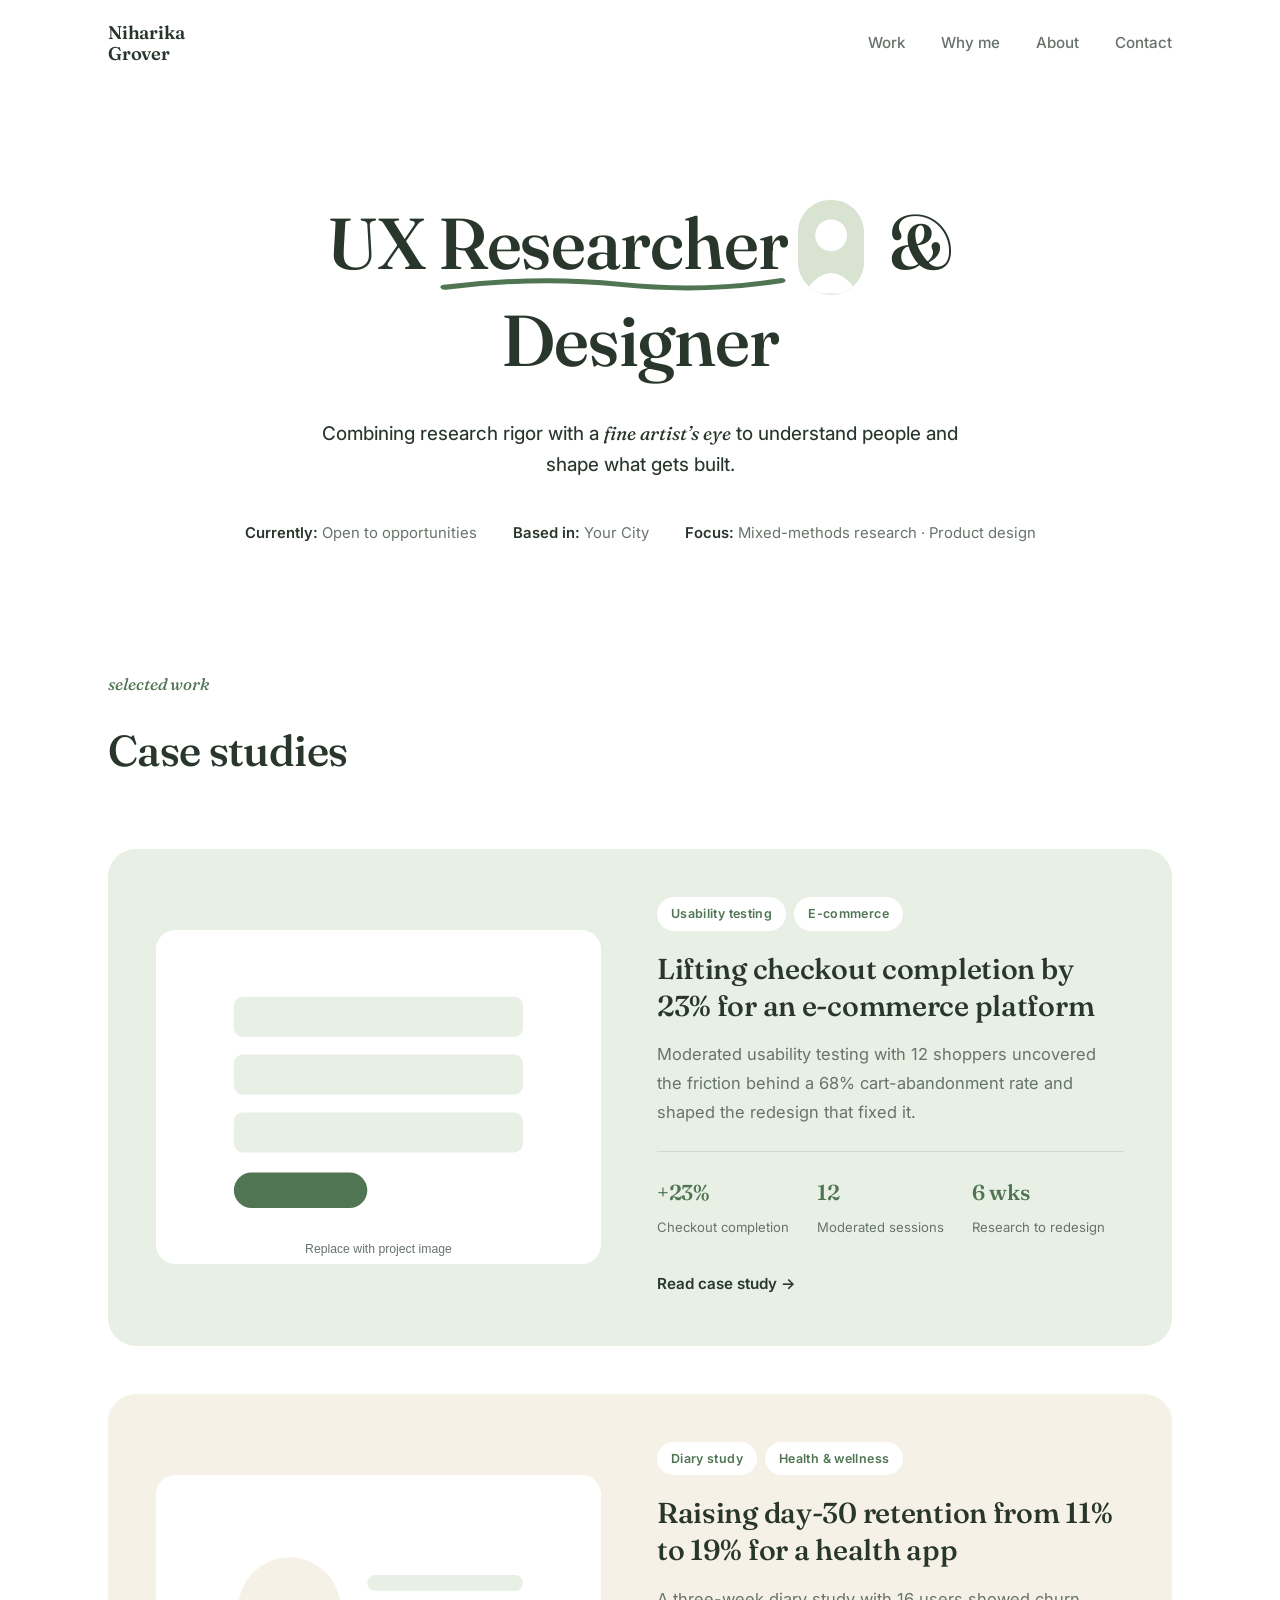
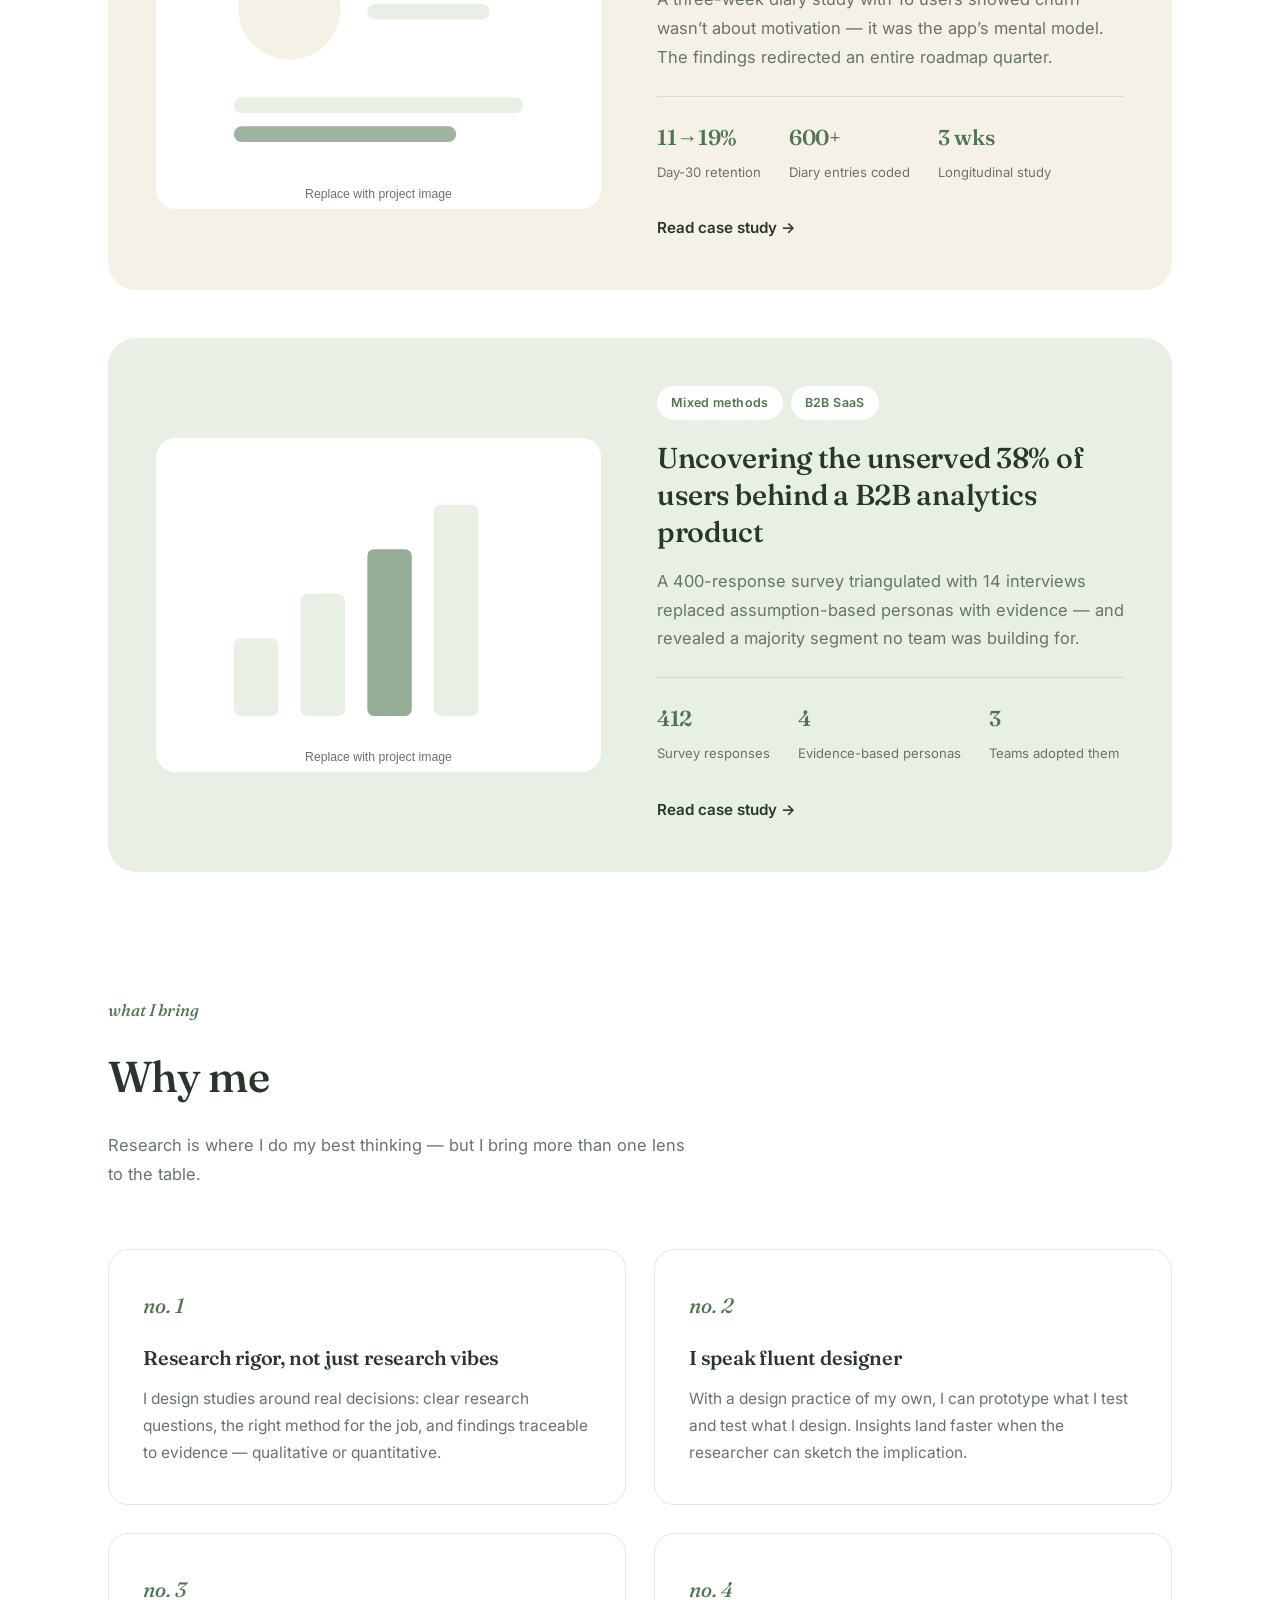
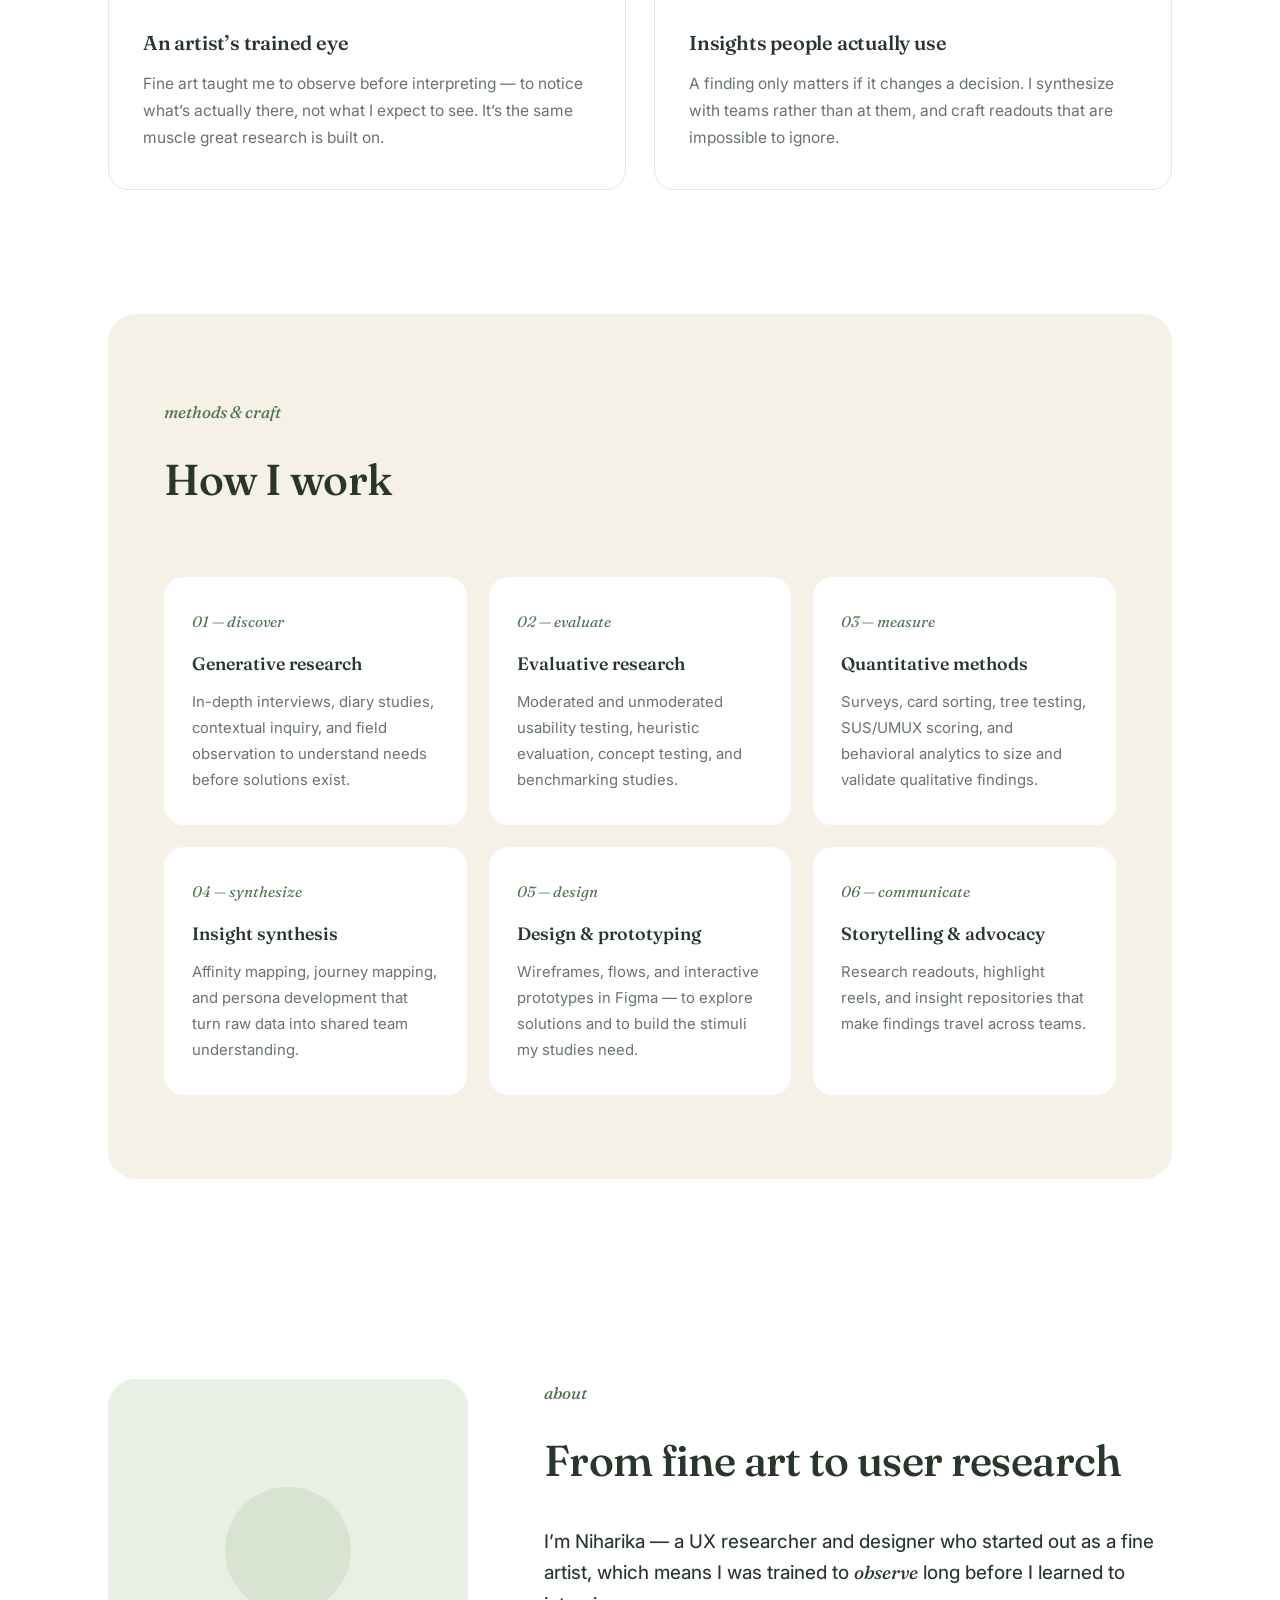
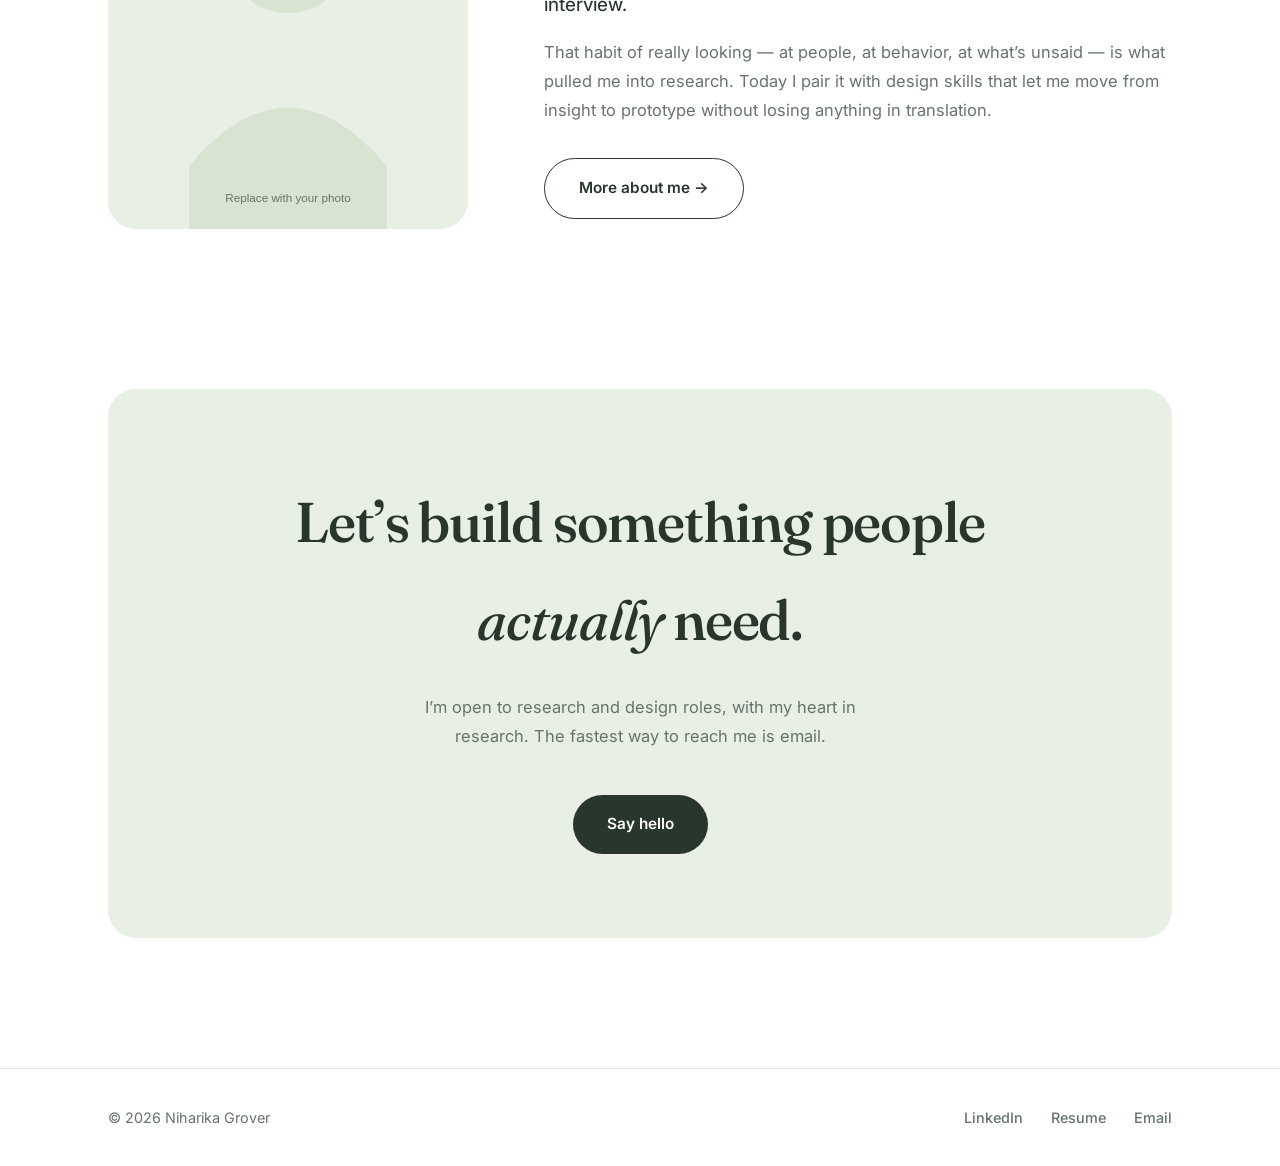
<file: index.html>
<!DOCTYPE html>
<html lang="en">
<head>
  <meta charset="UTF-8" />
  <meta name="viewport" content="width=device-width, initial-scale=1.0" />
  <title>Niharika Grover — UX Researcher &amp; Designer</title>
  <meta name="description" content="Niharika Grover is a UX researcher and designer with a fine art background, turning user insight into product decisions." />
  <link rel="preconnect" href="https://fonts.googleapis.com" />
  <link rel="preconnect" href="https://fonts.gstatic.com" crossorigin />
  <link href="https://fonts.googleapis.com/css2?family=Fraunces:ital,opsz,wght@0,9..144,400..650;1,9..144,400..650&family=Inter:wght@400;500;600;700&display=swap" rel="stylesheet" />
  <link rel="stylesheet" href="styles.css" />
</head>
<body>

  <header class="nav">
    <div class="nav-inner">
      <a class="nav-logo" href="index.html">Niharika<br />Grover</a>
      <nav>
        <ul class="nav-links">
          <li><a href="#work">Work</a></li>
          <li><a href="#why-me">Why me</a></li>
          <li><a href="about.html">About</a></li>
          <li><a href="#contact">Contact</a></li>
        </ul>
      </nav>
    </div>
  </header>

  <!-- ============ HERO ============ -->
  <section class="hero">
    <div class="container">
      <h1 class="reveal">UX <span class="art-underline">Researcher</span><span class="hero-photo"><!-- TODO: Replace with <img src="assets/photo.jpg" alt="Niharika Grover"> -->
        <svg viewBox="0 0 100 140" xmlns="http://www.w3.org/2000/svg" role="img" aria-label="Photo placeholder">
          <rect width="100" height="140" fill="#d8e3d2"/>
          <circle cx="50" cy="52" r="24" fill="#ffffff"/>
          <path d="M14 132 Q50 86 86 132 L86 140 L14 140 Z" fill="#ffffff"/>
        </svg></span> &amp; Designer</h1>
      <p class="hero-sub reveal">
        <!-- TODO: Replace with your own one-line positioning -->
        Combining research rigor with a <em>fine artist’s eye</em>
        to understand people and shape what gets built.
      </p>
      <div class="hero-meta reveal">
        <!-- TODO: Update these facts -->
        <span><strong>Currently:</strong> Open to opportunities</span>
        <span><strong>Based in:</strong> Your City</span>
        <span><strong>Focus:</strong> Mixed-methods research · Product design</span>
      </div>
    </div>
  </section>

  <!-- ============ SELECTED WORK ============ -->
  <section class="section" id="work" style="padding-top: 0;">
    <div class="container">
      <div class="section-header">
        <span class="kicker">selected work</span>
        <h2>Case studies</h2>
      </div>

      <div class="work-list">

        <!-- Case study 1 — TODO: replace with your real project -->
        <article class="work-card reveal">
          <a class="work-thumb" href="case-study-checkout.html" aria-label="Read the checkout case study">
            <svg viewBox="0 0 400 300" xmlns="http://www.w3.org/2000/svg" role="img" aria-label="Placeholder thumbnail">
              <rect width="400" height="300" fill="#ffffff"/>
              <rect x="70" y="60" width="260" height="36" rx="8" fill="#e8efe4"/>
              <rect x="70" y="112" width="260" height="36" rx="8" fill="#e8efe4"/>
              <rect x="70" y="164" width="260" height="36" rx="8" fill="#e8efe4"/>
              <rect x="70" y="218" width="120" height="32" rx="16" fill="#4f7553"/>
              <text x="200" y="290" text-anchor="middle" font-family="sans-serif" font-size="11" fill="#67746a">Replace with project image</text>
            </svg>
          </a>
          <div class="work-info">
            <div class="work-tags">
              <span class="tag">Usability testing</span>
              <span class="tag">E-commerce</span>
            </div>
            <h3>Lifting checkout completion by 23% for an e-commerce platform</h3>
            <p>Moderated usability testing with 12 shoppers uncovered the friction behind a 68% cart-abandonment rate and shaped the redesign that fixed it.</p>
            <div class="work-highlights">
              <div class="hl">
                <span class="hl-value">+23%</span>
                <span class="hl-label">Checkout completion</span>
              </div>
              <div class="hl">
                <span class="hl-value">12</span>
                <span class="hl-label">Moderated sessions</span>
              </div>
              <div class="hl">
                <span class="hl-value">6 wks</span>
                <span class="hl-label">Research to redesign</span>
              </div>
            </div>
            <a class="text-link" href="case-study-checkout.html">Read case study →</a>
          </div>
        </article>

        <!-- Case study 2 — TODO: replace with your real project -->
        <article class="work-card reveal">
          <a class="work-thumb" href="case-study-diary.html" aria-label="Read the diary study case study">
            <svg viewBox="0 0 400 300" xmlns="http://www.w3.org/2000/svg" role="img" aria-label="Placeholder thumbnail">
              <rect width="400" height="300" fill="#ffffff"/>
              <circle cx="120" cy="120" r="46" fill="#f6f1e6"/>
              <rect x="190" y="90" width="140" height="14" rx="7" fill="#e8efe4"/>
              <rect x="190" y="116" width="110" height="14" rx="7" fill="#e8efe4"/>
              <rect x="70" y="200" width="260" height="14" rx="7" fill="#e8efe4"/>
              <rect x="70" y="226" width="200" height="14" rx="7" fill="#4f7553" opacity="0.55"/>
              <text x="200" y="290" text-anchor="middle" font-family="sans-serif" font-size="11" fill="#67746a">Replace with project image</text>
            </svg>
          </a>
          <div class="work-info">
            <div class="work-tags">
              <span class="tag">Diary study</span>
              <span class="tag">Health &amp; wellness</span>
            </div>
            <h3>Raising day-30 retention from 11% to 19% for a health app</h3>
            <p>A three-week diary study with 16 users showed churn wasn’t about motivation — it was the app’s mental model. The findings redirected an entire roadmap quarter.</p>
            <div class="work-highlights">
              <div class="hl">
                <span class="hl-value">11→19%</span>
                <span class="hl-label">Day-30 retention</span>
              </div>
              <div class="hl">
                <span class="hl-value">600+</span>
                <span class="hl-label">Diary entries coded</span>
              </div>
              <div class="hl">
                <span class="hl-value">3 wks</span>
                <span class="hl-label">Longitudinal study</span>
              </div>
            </div>
            <a class="text-link" href="case-study-diary.html">Read case study →</a>
          </div>
        </article>

        <!-- Case study 3 — TODO: replace with your real project -->
        <article class="work-card reveal">
          <a class="work-thumb" href="case-study-foundational.html" aria-label="Read the foundational research case study">
            <svg viewBox="0 0 400 300" xmlns="http://www.w3.org/2000/svg" role="img" aria-label="Placeholder thumbnail">
              <rect width="400" height="300" fill="#ffffff"/>
              <rect x="70" y="180" width="40" height="70" rx="6" fill="#e8efe4"/>
              <rect x="130" y="140" width="40" height="110" rx="6" fill="#e8efe4"/>
              <rect x="190" y="100" width="40" height="150" rx="6" fill="#4f7553" opacity="0.6"/>
              <rect x="250" y="60" width="40" height="190" rx="6" fill="#e8efe4"/>
              <text x="200" y="290" text-anchor="middle" font-family="sans-serif" font-size="11" fill="#67746a">Replace with project image</text>
            </svg>
          </a>
          <div class="work-info">
            <div class="work-tags">
              <span class="tag">Mixed methods</span>
              <span class="tag">B2B SaaS</span>
            </div>
            <h3>Uncovering the unserved 38% of users behind a B2B analytics product</h3>
            <p>A 400-response survey triangulated with 14 interviews replaced assumption-based personas with evidence — and revealed a majority segment no team was building for.</p>
            <div class="work-highlights">
              <div class="hl">
                <span class="hl-value">412</span>
                <span class="hl-label">Survey responses</span>
              </div>
              <div class="hl">
                <span class="hl-value">4</span>
                <span class="hl-label">Evidence-based personas</span>
              </div>
              <div class="hl">
                <span class="hl-value">3</span>
                <span class="hl-label">Teams adopted them</span>
              </div>
            </div>
            <a class="text-link" href="case-study-foundational.html">Read case study →</a>
          </div>
        </article>

      </div>
    </div>
  </section>

  <!-- ============ WHY ME ============ -->
  <section class="section" id="why-me" style="padding-top: 24px;">
    <div class="container">
      <div class="section-header">
        <span class="kicker">what I bring</span>
        <h2>Why me</h2>
        <p class="section-sub">Research is where I do my best thinking — but I bring more than one lens to the table.</p>
      </div>
      <div class="why-grid">
        <!-- TODO: Tune these to your own story -->
        <div class="why-card reveal">
          <span class="why-num">no. 1</span>
          <h3>Research rigor, not just research vibes</h3>
          <p>I design studies around real decisions: clear research questions, the right method for the job, and findings traceable to evidence — qualitative or quantitative.</p>
        </div>
        <div class="why-card reveal">
          <span class="why-num">no. 2</span>
          <h3>I speak fluent designer</h3>
          <p>With a design practice of my own, I can prototype what I test and test what I design. Insights land faster when the researcher can sketch the implication.</p>
        </div>
        <div class="why-card reveal">
          <span class="why-num">no. 3</span>
          <h3>An artist’s trained eye</h3>
          <p>Fine art taught me to observe before interpreting — to notice what’s actually there, not what I expect to see. It’s the same muscle great research is built on.</p>
        </div>
        <div class="why-card reveal">
          <span class="why-num">no. 4</span>
          <h3>Insights people actually use</h3>
          <p>A finding only matters if it changes a decision. I synthesize with teams rather than at them, and craft readouts that are impossible to ignore.</p>
        </div>
      </div>
    </div>
  </section>

  <!-- ============ METHODS ============ -->
  <section class="section" id="methods" style="padding-top: 24px;">
    <div class="surface-wrap">
      <div class="surface beige">
        <div class="surface-inner">
          <div class="section-header">
            <span class="kicker">methods &amp; craft</span>
            <h2>How I work</h2>
          </div>
          <div class="methods-grid">
            <!-- TODO: Adjust to your actual methods toolkit -->
            <div class="method-card reveal">
              <span class="method-num">01 — discover</span>
              <h3>Generative research</h3>
              <p>In-depth interviews, diary studies, contextual inquiry, and field observation to understand needs before solutions exist.</p>
            </div>
            <div class="method-card reveal">
              <span class="method-num">02 — evaluate</span>
              <h3>Evaluative research</h3>
              <p>Moderated and unmoderated usability testing, heuristic evaluation, concept testing, and benchmarking studies.</p>
            </div>
            <div class="method-card reveal">
              <span class="method-num">03 — measure</span>
              <h3>Quantitative methods</h3>
              <p>Surveys, card sorting, tree testing, SUS/UMUX scoring, and behavioral analytics to size and validate qualitative findings.</p>
            </div>
            <div class="method-card reveal">
              <span class="method-num">04 — synthesize</span>
              <h3>Insight synthesis</h3>
              <p>Affinity mapping, journey mapping, and persona development that turn raw data into shared team understanding.</p>
            </div>
            <div class="method-card reveal">
              <span class="method-num">05 — design</span>
              <h3>Design &amp; prototyping</h3>
              <p>Wireframes, flows, and interactive prototypes in Figma — to explore solutions and to build the stimuli my studies need.</p>
            </div>
            <div class="method-card reveal">
              <span class="method-num">06 — communicate</span>
              <h3>Storytelling &amp; advocacy</h3>
              <p>Research readouts, highlight reels, and insight repositories that make findings travel across teams.</p>
            </div>
          </div>
        </div>
      </div>
    </div>
  </section>

  <!-- ============ ABOUT TEASER ============ -->
  <section class="section" id="about">
    <div class="container">
      <div class="about-grid">
        <div class="about-photo reveal">
          <!-- TODO: Replace this SVG with <img src="assets/photo.jpg" alt="Niharika Grover"> -->
          <svg viewBox="0 0 400 500" xmlns="http://www.w3.org/2000/svg" role="img" aria-label="Photo placeholder">
            <rect width="400" height="500" fill="#e8efe4"/>
            <circle cx="200" cy="190" r="70" fill="#d8e3d2"/>
            <path d="M90 430 Q200 300 310 430 L310 500 L90 500 Z" fill="#d8e3d2"/>
            <text x="200" y="470" text-anchor="middle" font-family="sans-serif" font-size="13" fill="#67746a">Replace with your photo</text>
          </svg>
        </div>
        <div class="about-text">
          <span class="kicker reveal">about</span>
          <h2 class="reveal">From fine art to user research</h2>
          <!-- TODO: Replace with your real bio -->
          <p class="lede reveal">I’m Niharika — a UX researcher and designer who started out as a fine artist, which means I was trained to <em>observe</em> long before I learned to interview.</p>
          <p class="reveal">That habit of really looking — at people, at behavior, at what’s unsaid — is what pulled me into research. Today I pair it with design skills that let me move from insight to prototype without losing anything in translation.</p>
          <div class="about-actions reveal">
            <a class="btn btn-outline" href="about.html">More about me →</a>
          </div>
        </div>
      </div>
    </div>
  </section>

  <!-- ============ CONTACT ============ -->
  <section class="contact" id="contact">
    <div class="surface-wrap">
      <div class="surface">
        <div class="surface-inner" style="text-align: center;">
          <h2 class="reveal">Let’s build something people <em>actually</em> need.</h2>
          <p class="reveal">I’m open to research and design roles, with my heart in research. The fastest way to reach me is email.</p>
          <a class="btn reveal" href="mailto:niharikagrover97@gmail.com">Say hello</a>
        </div>
      </div>
    </div>
  </section>

  <footer class="footer">
    <div class="footer-inner">
      <span>© 2026 Niharika Grover</span>
      <div class="footer-links">
        <!-- TODO: Replace with your real profile URLs -->
        <a href="https://www.linkedin.com/" target="_blank" rel="noopener">LinkedIn</a>
        <a href="about.html#resume">Resume</a>
        <a href="mailto:niharikagrover97@gmail.com">Email</a>
      </div>
    </div>
  </footer>

  <script src="script.js"></script>
</body>
</html>
</file>
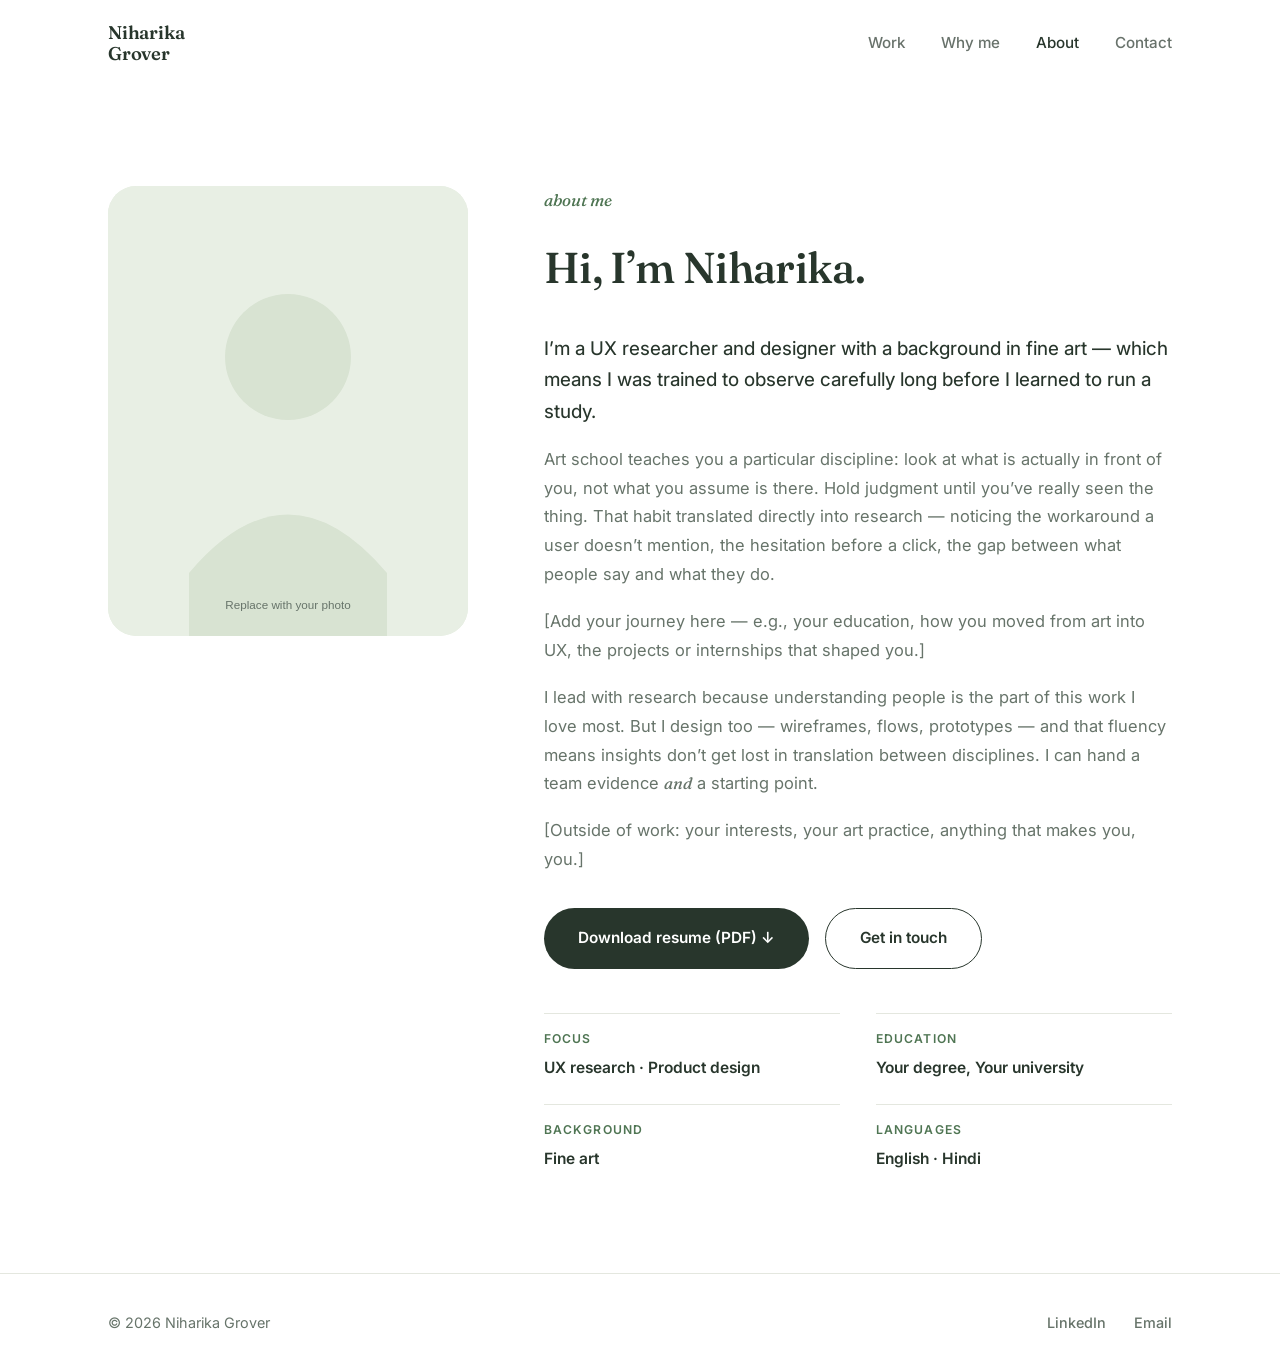
<file: about.html>
<!DOCTYPE html>
<html lang="en">
<head>
  <meta charset="UTF-8" />
  <meta name="viewport" content="width=device-width, initial-scale=1.0" />
  <title>About — Niharika Grover</title>
  <meta name="description" content="About Niharika Grover — UX researcher and designer with a fine art background." />
  <link rel="preconnect" href="https://fonts.googleapis.com" />
  <link rel="preconnect" href="https://fonts.gstatic.com" crossorigin />
  <link href="https://fonts.googleapis.com/css2?family=Fraunces:ital,opsz,wght@0,9..144,400..650;1,9..144,400..650&family=Inter:wght@400;500;600;700&display=swap" rel="stylesheet" />
  <link rel="stylesheet" href="styles.css" />
</head>
<body>

  <header class="nav">
    <div class="nav-inner">
      <a class="nav-logo" href="index.html">Niharika<br />Grover</a>
      <nav>
        <ul class="nav-links">
          <li><a href="index.html#work">Work</a></li>
          <li><a href="index.html#why-me">Why me</a></li>
          <li><a href="about.html" class="active">About</a></li>
          <li><a href="index.html#contact">Contact</a></li>
        </ul>
      </nav>
    </div>
  </header>

  <section class="section">
    <div class="container">
      <div class="about-grid">
        <div class="about-photo reveal">
          <!-- TODO: Replace this SVG with <img src="assets/photo.jpg" alt="Niharika Grover"> -->
          <svg viewBox="0 0 400 500" xmlns="http://www.w3.org/2000/svg" role="img" aria-label="Photo placeholder">
            <rect width="400" height="500" fill="#e8efe4"/>
            <circle cx="200" cy="190" r="70" fill="#d8e3d2"/>
            <path d="M90 430 Q200 300 310 430 L310 500 L90 500 Z" fill="#d8e3d2"/>
            <text x="200" y="470" text-anchor="middle" font-family="sans-serif" font-size="13" fill="#67746a">Replace with your photo</text>
          </svg>
        </div>
        <div class="about-text">
          <span class="kicker reveal">about me</span>
          <h1 class="reveal">Hi, I’m Niharika.</h1>
          <!-- TODO: Replace this entire bio with your real story -->
          <p class="lede reveal">I’m a UX researcher and designer with a background in fine art — which means I was trained to observe carefully long before I learned to run a study.</p>
          <p class="reveal">Art school teaches you a particular discipline: look at what is actually in front of you, not what you assume is there. Hold judgment until you’ve really seen the thing. That habit translated directly into research — noticing the workaround a user doesn’t mention, the hesitation before a click, the gap between what people say and what they do.</p>
          <p class="reveal">[Add your journey here — e.g., your education, how you moved from art into UX, the projects or internships that shaped you.]</p>
          <p class="reveal">I lead with research because understanding people is the part of this work I love most. But I design too — wireframes, flows, prototypes — and that fluency means insights don’t get lost in translation between disciplines. I can hand a team evidence <em>and</em> a starting point.</p>
          <p class="reveal">[Outside of work: your interests, your art practice, anything that makes you, you.]</p>

          <div class="about-actions reveal" id="resume">
            <!-- TODO: Add your resume PDF at assets/resume.pdf -->
            <a class="btn" href="assets/resume.pdf" download>Download resume (PDF) ↓</a>
            <a class="btn btn-outline" href="mailto:niharikagrover97@gmail.com">Get in touch</a>
          </div>

          <div class="about-facts reveal">
            <!-- TODO: Update these facts -->
            <div class="fact">
              <span class="fact-label">Focus</span>
              <span class="fact-value">UX research · Product design</span>
            </div>
            <div class="fact">
              <span class="fact-label">Education</span>
              <span class="fact-value">Your degree, Your university</span>
            </div>
            <div class="fact">
              <span class="fact-label">Background</span>
              <span class="fact-value">Fine art</span>
            </div>
            <div class="fact">
              <span class="fact-label">Languages</span>
              <span class="fact-value">English · Hindi</span>
            </div>
          </div>
        </div>
      </div>
    </div>
  </section>

  <footer class="footer">
    <div class="footer-inner">
      <span>© 2026 Niharika Grover</span>
      <div class="footer-links">
        <!-- TODO: Replace with your real profile URLs -->
        <a href="https://www.linkedin.com/" target="_blank" rel="noopener">LinkedIn</a>
        <a href="mailto:niharikagrover97@gmail.com">Email</a>
      </div>
    </div>
  </footer>

  <script src="script.js"></script>
</body>
</html>
</file>
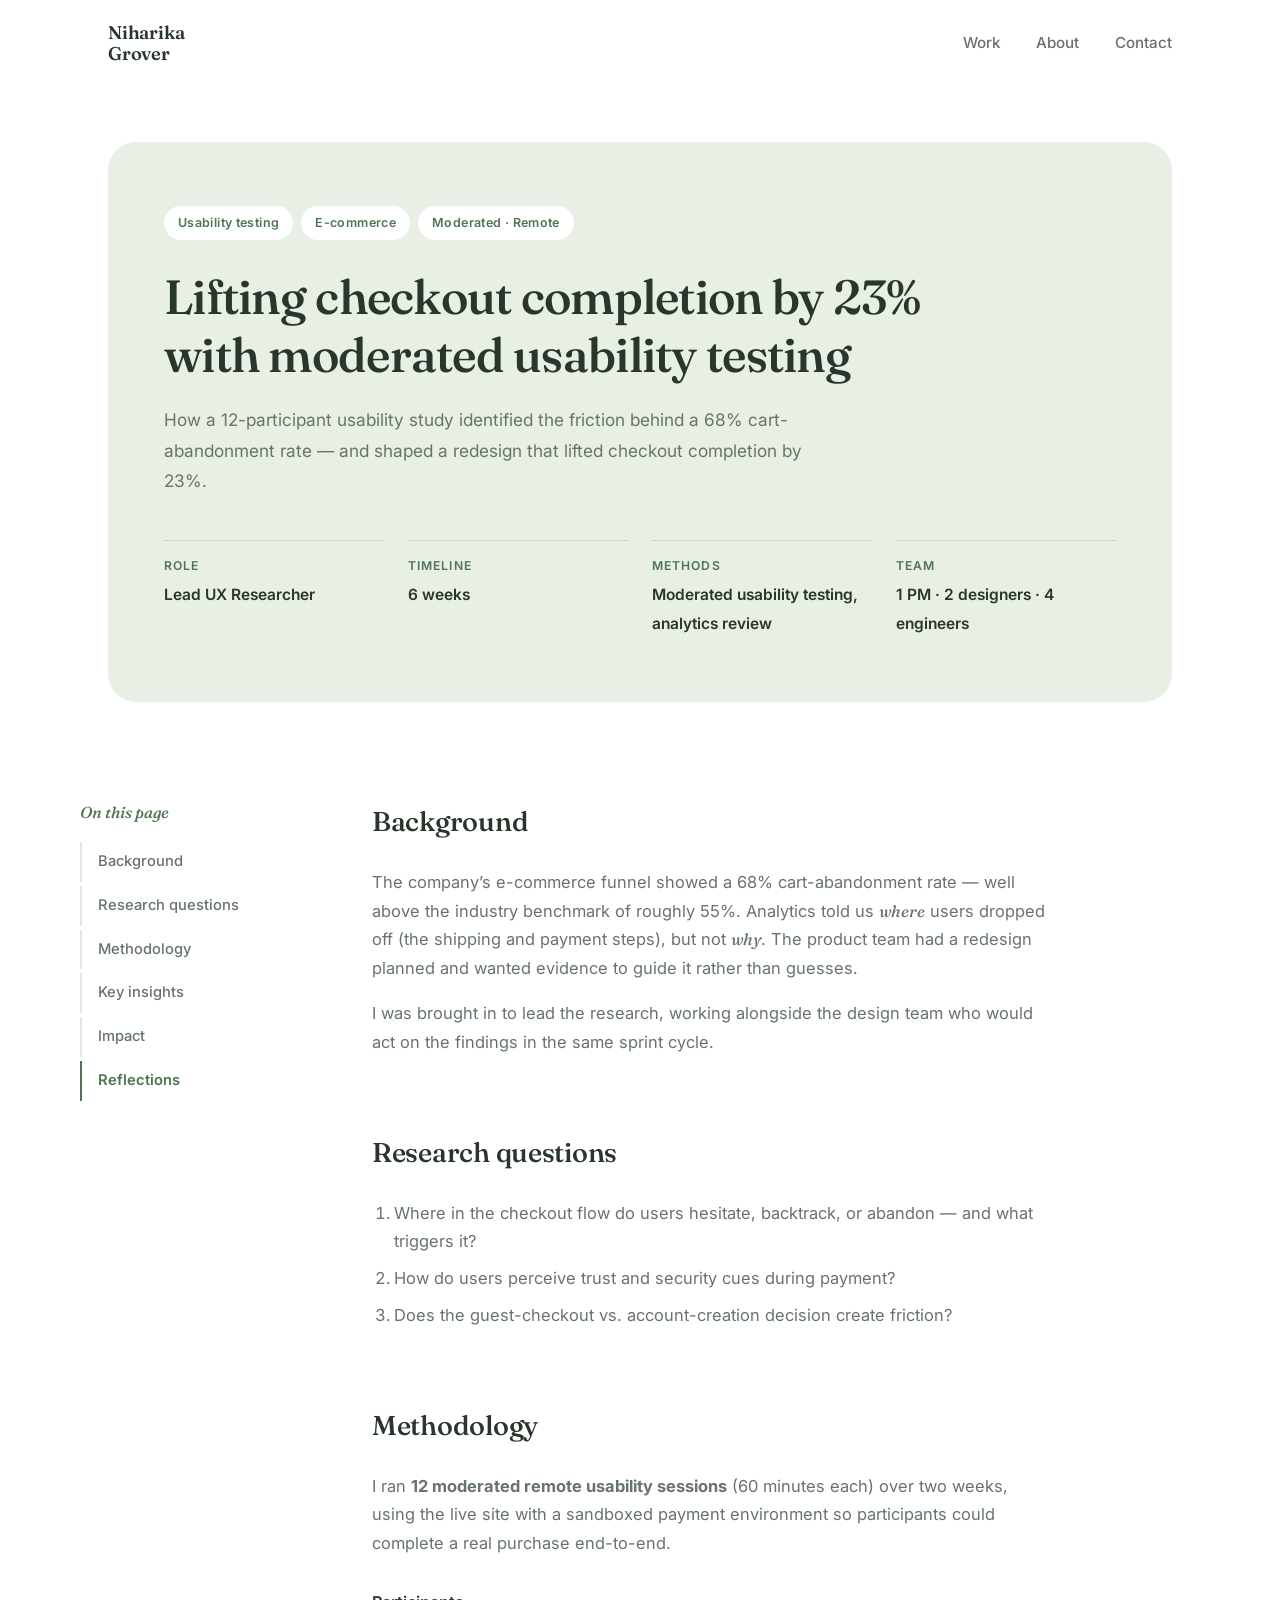
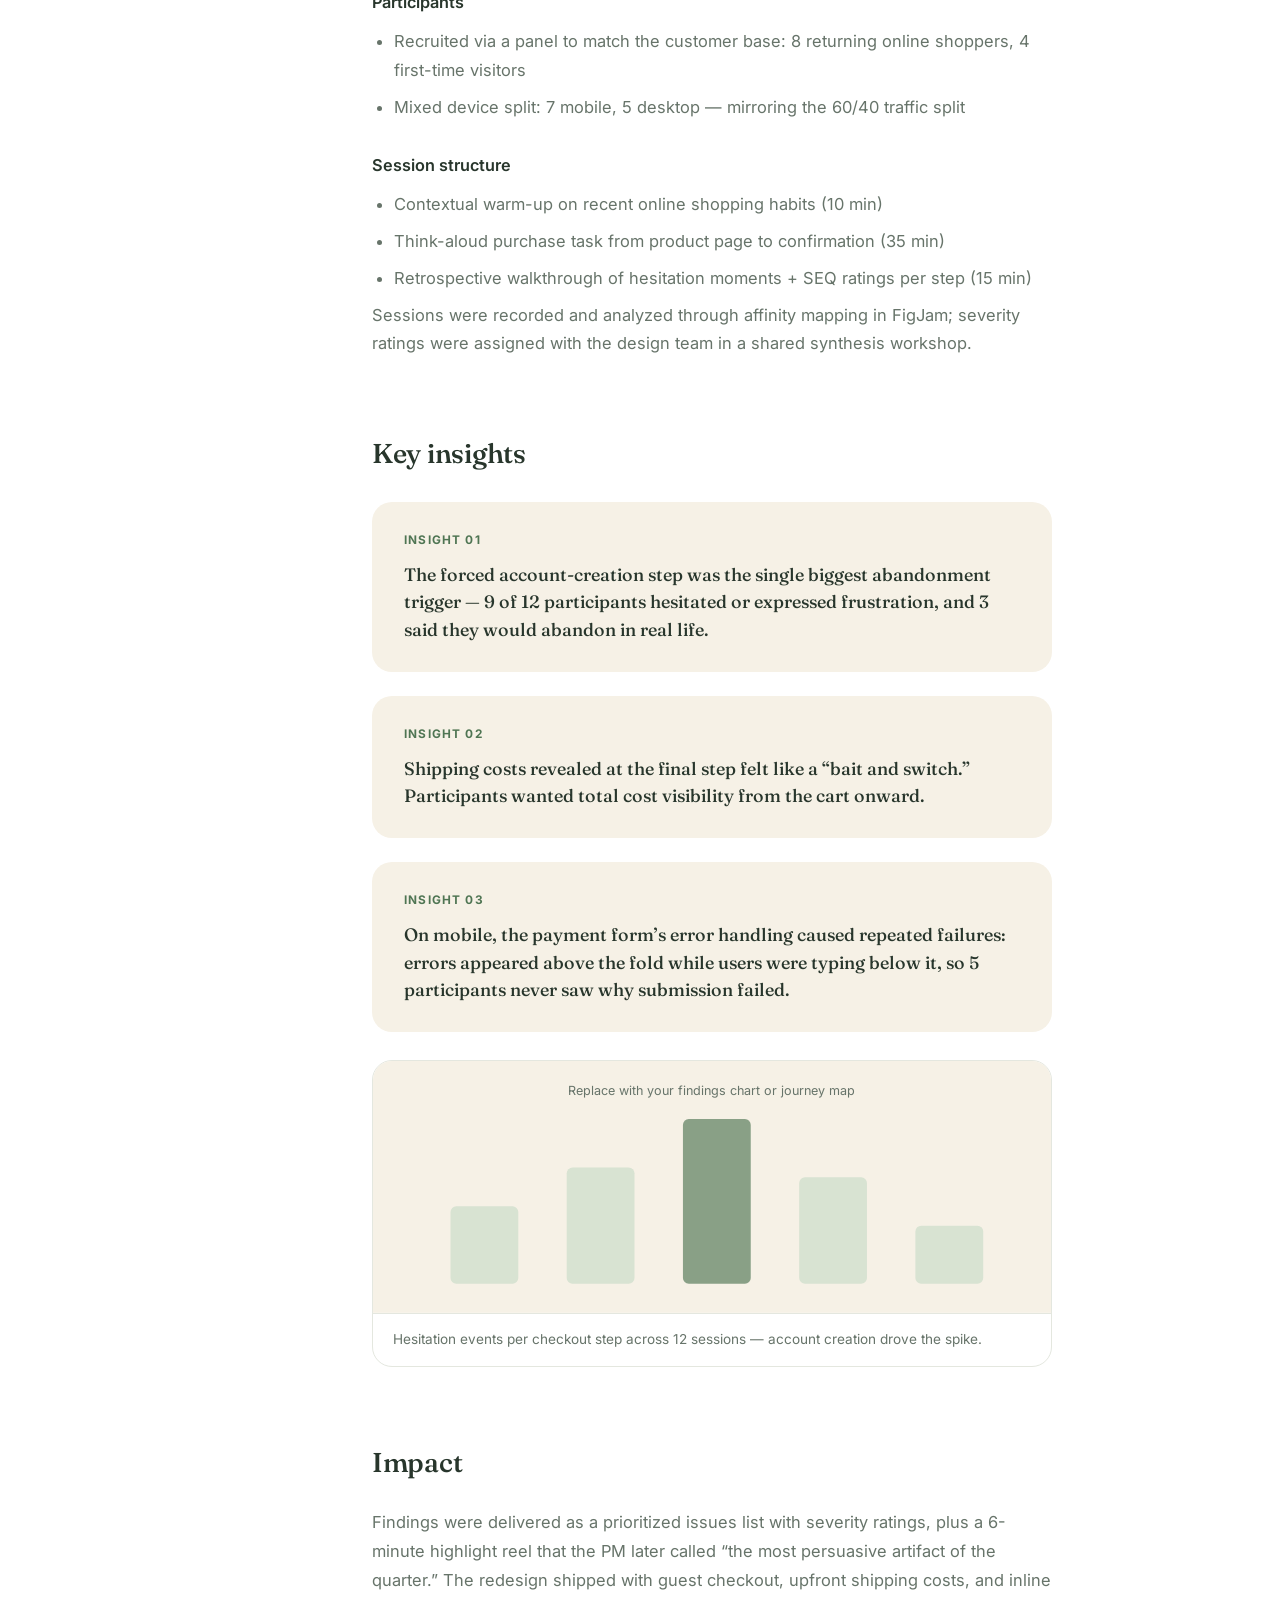
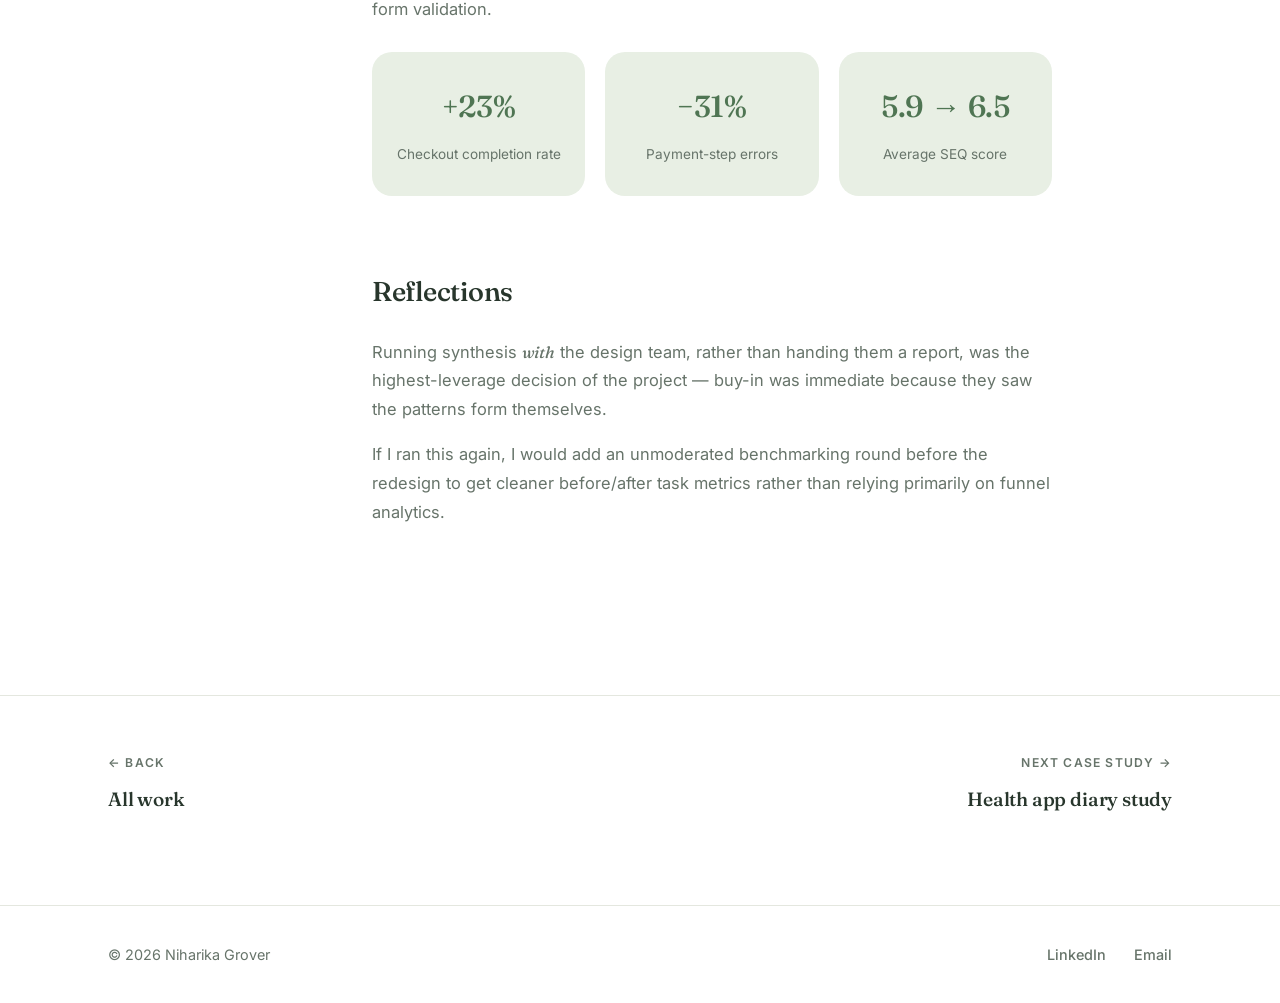
<file: case-study-checkout.html>
<!DOCTYPE html>
<html lang="en">
<head>
  <meta charset="UTF-8" />
  <meta name="viewport" content="width=device-width, initial-scale=1.0" />
  <title>Checkout Usability Study — Niharika Grover</title>
  <meta name="description" content="Case study: reducing checkout abandonment through moderated usability testing." />
  <link rel="preconnect" href="https://fonts.googleapis.com" />
  <link rel="preconnect" href="https://fonts.gstatic.com" crossorigin />
  <link href="https://fonts.googleapis.com/css2?family=Fraunces:ital,opsz,wght@0,9..144,400..650;1,9..144,400..650&family=Inter:wght@400;500;600;700&display=swap" rel="stylesheet" />
  <link rel="stylesheet" href="styles.css" />
</head>
<body>

  <header class="nav">
    <div class="nav-inner">
      <a class="nav-logo" href="index.html">Niharika<br />Grover</a>
      <nav>
        <ul class="nav-links">
          <li><a href="index.html#work">Work</a></li>
          <li><a href="about.html">About</a></li>
          <li><a href="index.html#contact">Contact</a></li>
        </ul>
      </nav>
    </div>
  </header>

  <!-- TODO: This entire case study is placeholder content. Replace with your real project. -->
  <section class="case-hero">
    <div class="container">
      <div class="case-hero-inner">
      <div class="work-tags">
        <span class="tag">Usability testing</span>
        <span class="tag">E-commerce</span>
        <span class="tag">Moderated · Remote</span>
      </div>
      <h1>Lifting checkout completion by 23% with moderated usability testing</h1>
      <p class="case-summary">How a 12-participant usability study identified the friction behind a 68% cart-abandonment rate — and shaped a redesign that lifted checkout completion by 23%.</p>
      <div class="case-facts">
        <div class="fact">
          <span class="fact-label">Role</span>
          <span class="fact-value">Lead UX Researcher</span>
        </div>
        <div class="fact">
          <span class="fact-label">Timeline</span>
          <span class="fact-value">6 weeks</span>
        </div>
        <div class="fact">
          <span class="fact-label">Methods</span>
          <span class="fact-value">Moderated usability testing, analytics review</span>
        </div>
        <div class="fact">
          <span class="fact-label">Team</span>
          <span class="fact-value">1 PM · 2 designers · 4 engineers</span>
        </div>
      </div>
      </div>
    </div>
  </section>

  <div class="container case-body">
    <aside class="case-toc">
      <span class="toc-label">On this page</span>
      <ul>
        <li><a href="#background">Background</a></li>
        <li><a href="#questions">Research questions</a></li>
        <li><a href="#methodology">Methodology</a></li>
        <li><a href="#insights">Key insights</a></li>
        <li><a href="#impact">Impact</a></li>
        <li><a href="#reflections">Reflections</a></li>
      </ul>
    </aside>

    <div class="case-content">
      <section id="background">
        <h2>Background</h2>
        <p>The company’s e-commerce funnel showed a 68% cart-abandonment rate — well above the industry benchmark of roughly 55%. Analytics told us <em>where</em> users dropped off (the shipping and payment steps), but not <em>why</em>. The product team had a redesign planned and wanted evidence to guide it rather than guesses.</p>
        <p>I was brought in to lead the research, working alongside the design team who would act on the findings in the same sprint cycle.</p>
      </section>

      <section id="questions">
        <h2>Research questions</h2>
        <ol>
          <li>Where in the checkout flow do users hesitate, backtrack, or abandon — and what triggers it?</li>
          <li>How do users perceive trust and security cues during payment?</li>
          <li>Does the guest-checkout vs. account-creation decision create friction?</li>
        </ol>
      </section>

      <section id="methodology">
        <h2>Methodology</h2>
        <p>I ran <strong>12 moderated remote usability sessions</strong> (60 minutes each) over two weeks, using the live site with a sandboxed payment environment so participants could complete a real purchase end-to-end.</p>
        <h3>Participants</h3>
        <ul>
          <li>Recruited via a panel to match the customer base: 8 returning online shoppers, 4 first-time visitors</li>
          <li>Mixed device split: 7 mobile, 5 desktop — mirroring the 60/40 traffic split</li>
        </ul>
        <h3>Session structure</h3>
        <ul>
          <li>Contextual warm-up on recent online shopping habits (10 min)</li>
          <li>Think-aloud purchase task from product page to confirmation (35 min)</li>
          <li>Retrospective walkthrough of hesitation moments + SEQ ratings per step (15 min)</li>
        </ul>
        <p>Sessions were recorded and analyzed through affinity mapping in FigJam; severity ratings were assigned with the design team in a shared synthesis workshop.</p>
      </section>

      <section id="insights">
        <h2>Key insights</h2>

        <div class="insight">
          <span class="insight-label">Insight 01</span>
          <p>The forced account-creation step was the single biggest abandonment trigger — 9 of 12 participants hesitated or expressed frustration, and 3 said they would abandon in real life.</p>
        </div>

        <div class="insight">
          <span class="insight-label">Insight 02</span>
          <p>Shipping costs revealed at the final step felt like a “bait and switch.” Participants wanted total cost visibility from the cart onward.</p>
        </div>

        <div class="insight">
          <span class="insight-label">Insight 03</span>
          <p>On mobile, the payment form’s error handling caused repeated failures: errors appeared above the fold while users were typing below it, so 5 participants never saw why submission failed.</p>
        </div>

        <figure class="case-figure">
          <svg viewBox="0 0 700 260" xmlns="http://www.w3.org/2000/svg" role="img" aria-label="Placeholder chart">
            <rect width="700" height="260" fill="#f6f1e6"/>
            <rect x="80" y="150" width="70" height="80" rx="6" fill="#d8e3d2"/>
            <rect x="200" y="110" width="70" height="120" rx="6" fill="#d8e3d2"/>
            <rect x="320" y="60" width="70" height="170" rx="6" fill="#4f7553" opacity="0.65"/>
            <rect x="440" y="120" width="70" height="110" rx="6" fill="#d8e3d2"/>
            <rect x="560" y="170" width="70" height="60" rx="6" fill="#d8e3d2"/>
            <text x="350" y="35" text-anchor="middle" font-family="Inter, sans-serif" font-size="13" fill="#67746a">Replace with your findings chart or journey map</text>
          </svg>
          <figcaption>Hesitation events per checkout step across 12 sessions — account creation drove the spike.</figcaption>
        </figure>
      </section>

      <section id="impact">
        <h2>Impact</h2>
        <p>Findings were delivered as a prioritized issues list with severity ratings, plus a 6-minute highlight reel that the PM later called “the most persuasive artifact of the quarter.” The redesign shipped with guest checkout, upfront shipping costs, and inline form validation.</p>
        <div class="stat-row">
          <div class="stat">
            <span class="stat-value">+23%</span>
            <span class="stat-label">Checkout completion rate</span>
          </div>
          <div class="stat">
            <span class="stat-value">−31%</span>
            <span class="stat-label">Payment-step errors</span>
          </div>
          <div class="stat">
            <span class="stat-value">5.9 → 6.5</span>
            <span class="stat-label">Average SEQ score</span>
          </div>
        </div>
      </section>

      <section id="reflections">
        <h2>Reflections</h2>
        <p>Running synthesis <em>with</em> the design team, rather than handing them a report, was the highest-leverage decision of the project — buy-in was immediate because they saw the patterns form themselves.</p>
        <p>If I ran this again, I would add an unmoderated benchmarking round before the redesign to get cleaner before/after task metrics rather than relying primarily on funnel analytics.</p>
      </section>
    </div>
  </div>

  <nav class="case-nav">
    <div class="container case-nav-inner">
      <a href="index.html#work"><span>← Back</span>All work</a>
      <a href="case-study-diary.html" style="text-align: right;"><span>Next case study →</span>Health app diary study</a>
    </div>
  </nav>

  <footer class="footer">
    <div class="footer-inner">
      <span>© 2026 Niharika Grover</span>
      <div class="footer-links">
        <a href="https://www.linkedin.com/" target="_blank" rel="noopener">LinkedIn</a>
        <a href="mailto:niharikagrover97@gmail.com">Email</a>
      </div>
    </div>
  </footer>

  <script src="script.js"></script>
</body>
</html>
</file>
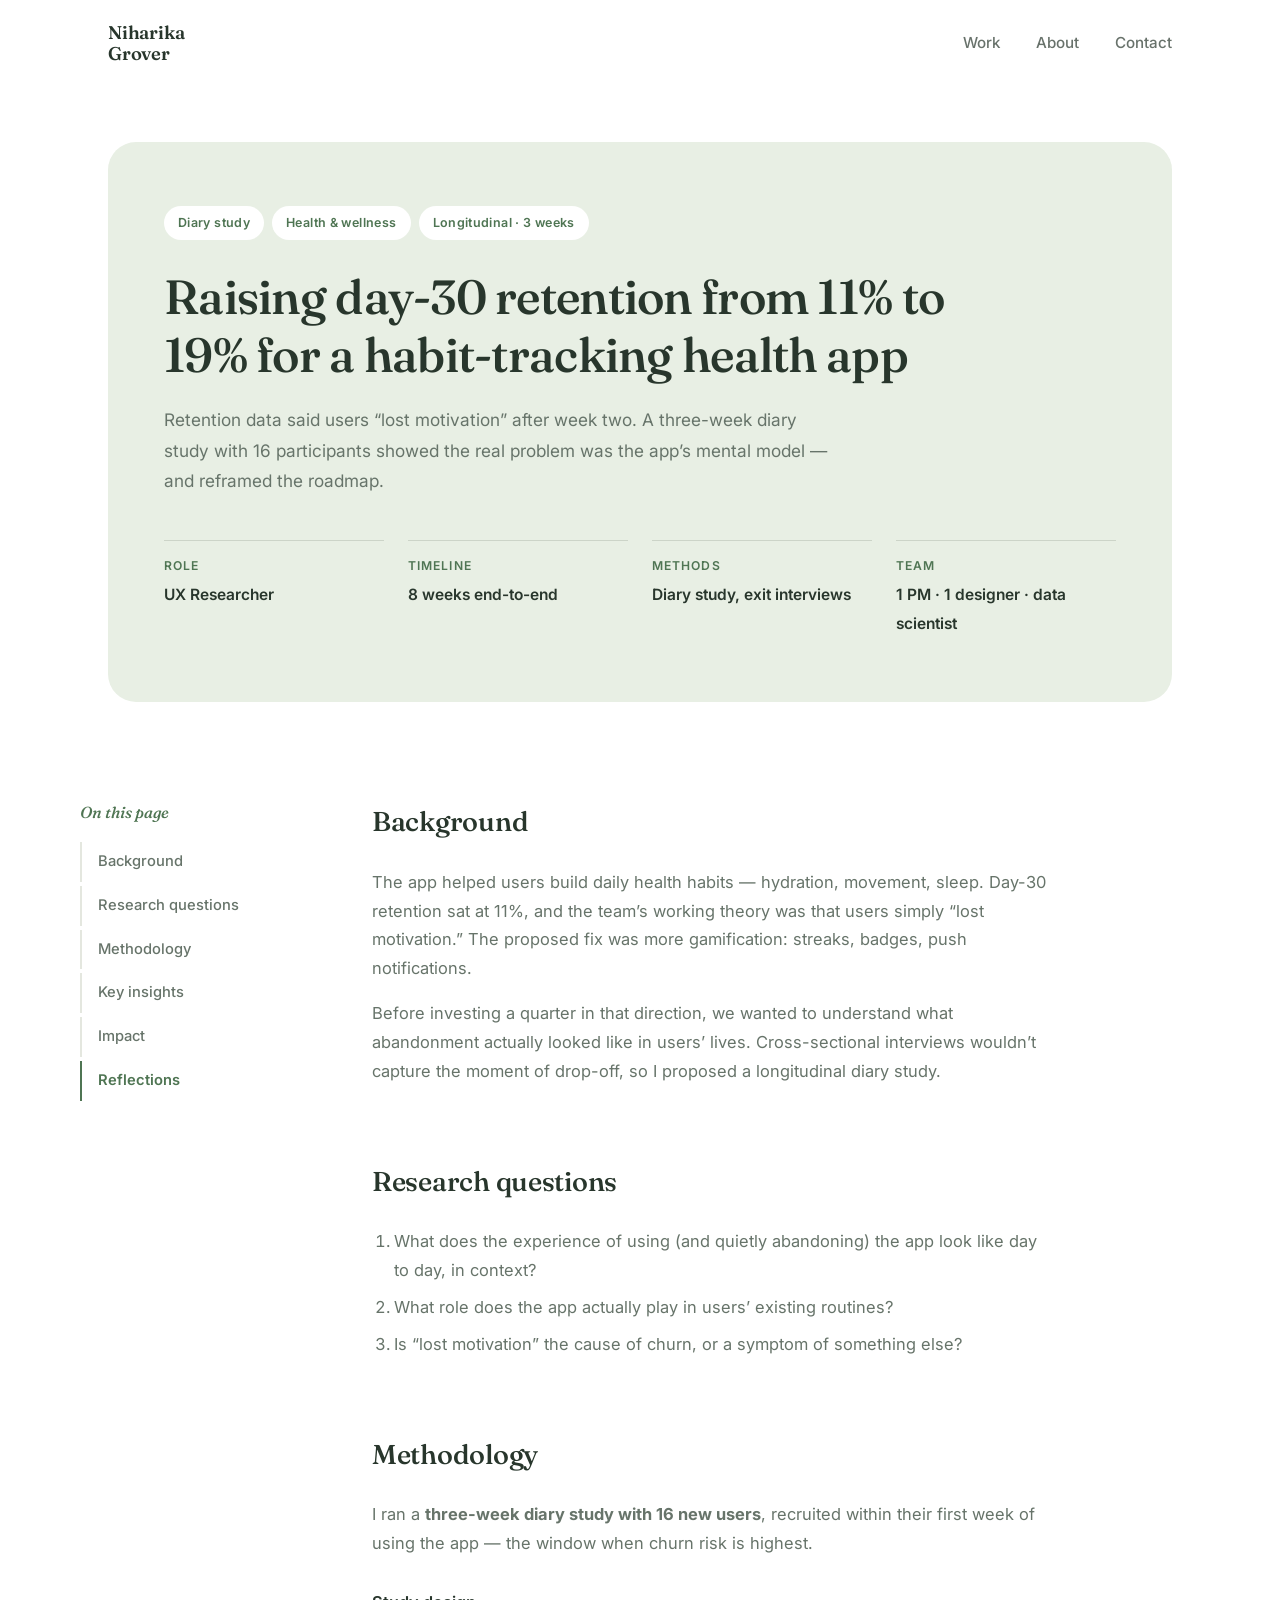
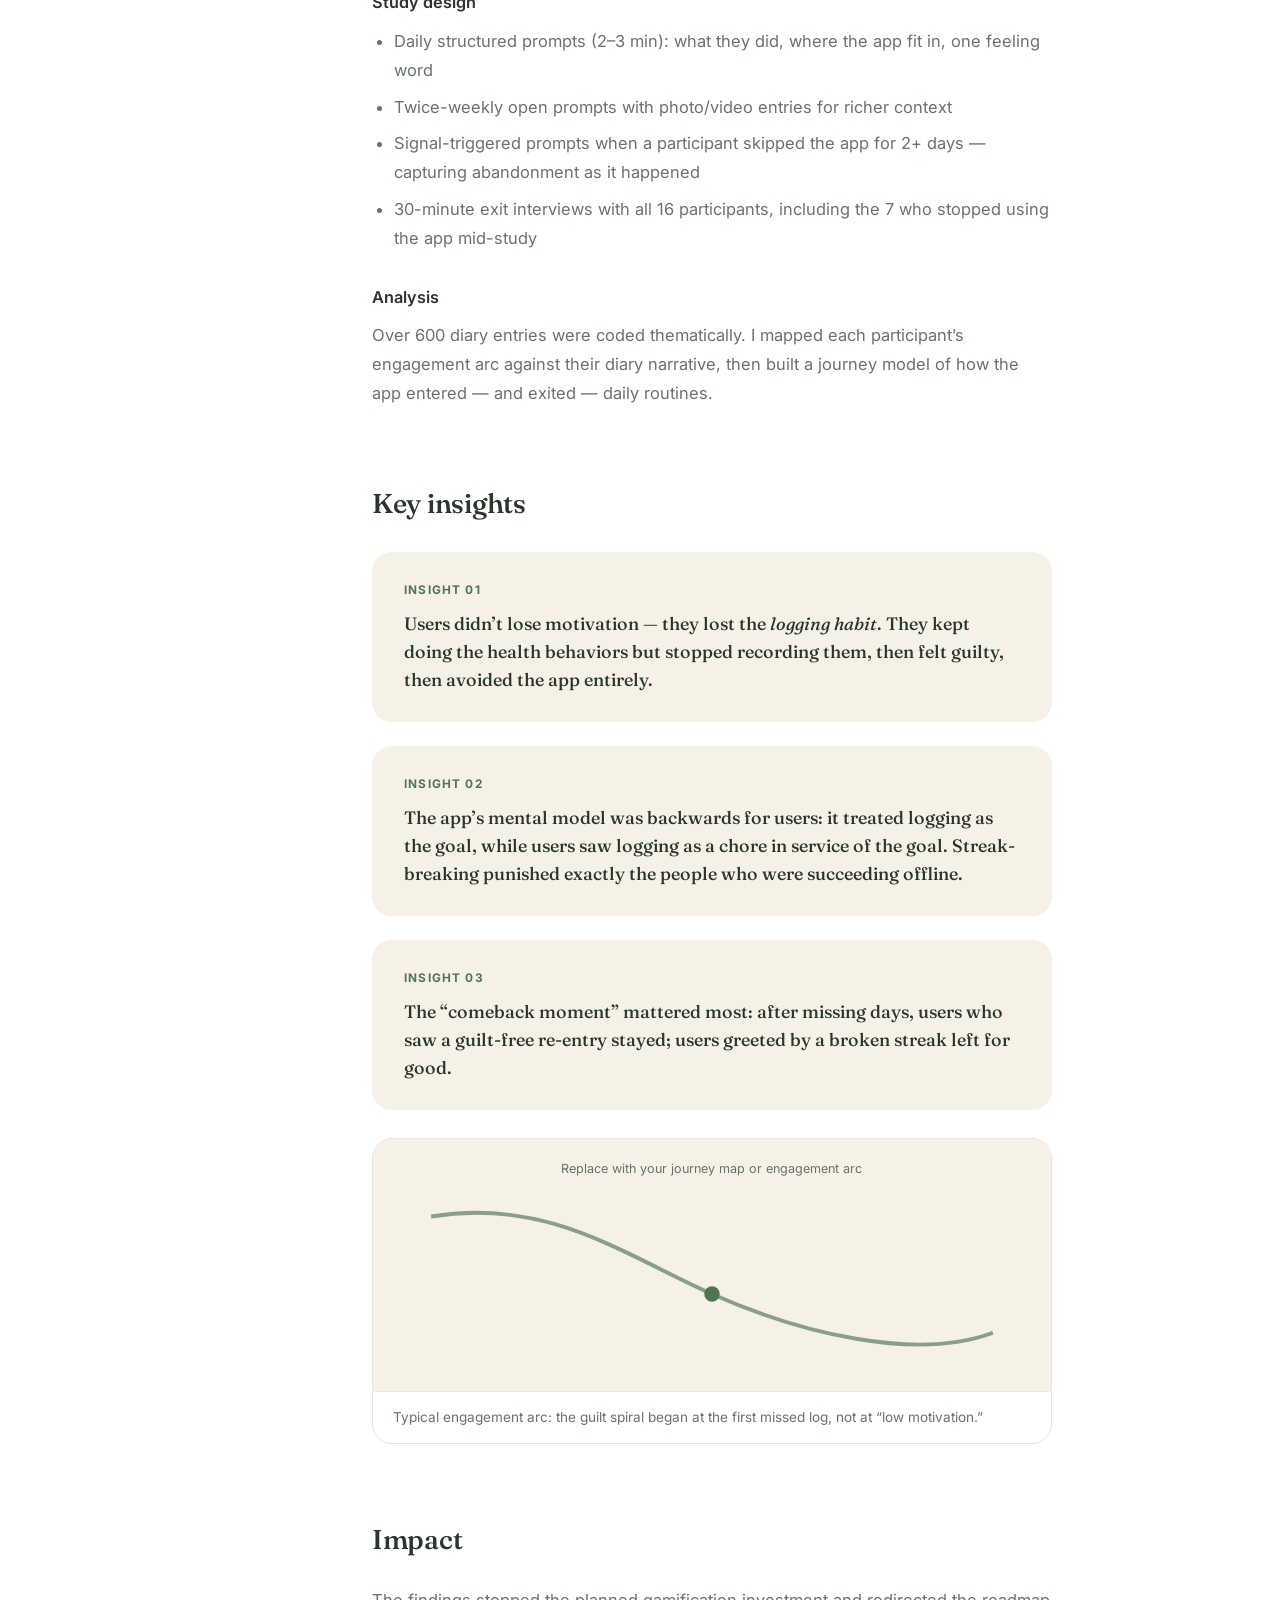
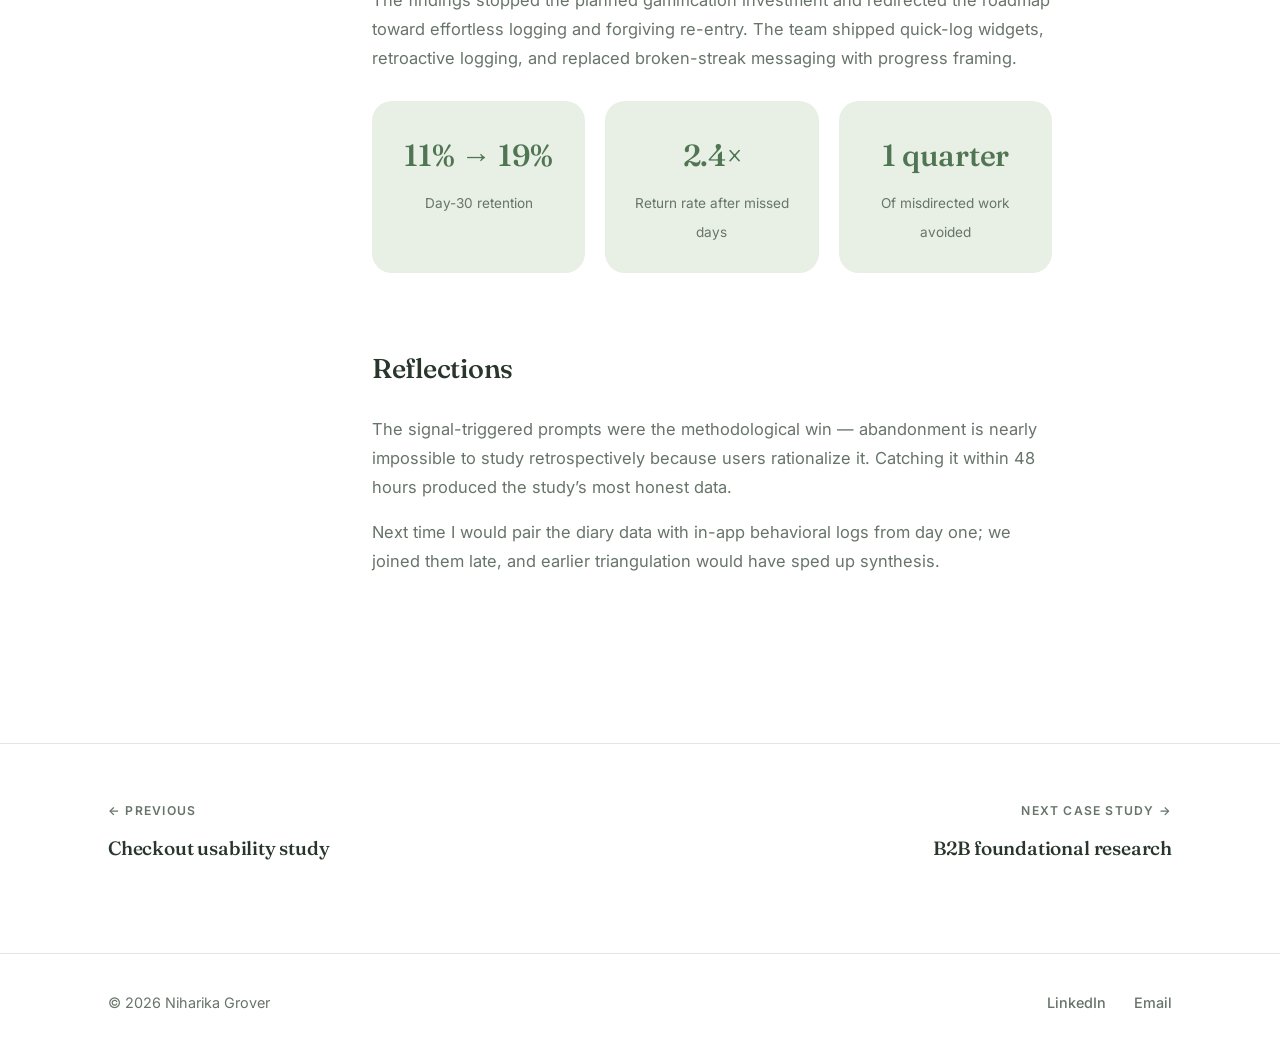
<file: case-study-diary.html>
<!DOCTYPE html>
<html lang="en">
<head>
  <meta charset="UTF-8" />
  <meta name="viewport" content="width=device-width, initial-scale=1.0" />
  <title>Health App Diary Study — Niharika Grover</title>
  <meta name="description" content="Case study: a three-week diary study on why users abandon a habit-tracking health app." />
  <link rel="preconnect" href="https://fonts.googleapis.com" />
  <link rel="preconnect" href="https://fonts.gstatic.com" crossorigin />
  <link href="https://fonts.googleapis.com/css2?family=Fraunces:ital,opsz,wght@0,9..144,400..650;1,9..144,400..650&family=Inter:wght@400;500;600;700&display=swap" rel="stylesheet" />
  <link rel="stylesheet" href="styles.css" />
</head>
<body>

  <header class="nav">
    <div class="nav-inner">
      <a class="nav-logo" href="index.html">Niharika<br />Grover</a>
      <nav>
        <ul class="nav-links">
          <li><a href="index.html#work">Work</a></li>
          <li><a href="about.html">About</a></li>
          <li><a href="index.html#contact">Contact</a></li>
        </ul>
      </nav>
    </div>
  </header>

  <!-- TODO: This entire case study is placeholder content. Replace with your real project. -->
  <section class="case-hero">
    <div class="container">
      <div class="case-hero-inner">
      <div class="work-tags">
        <span class="tag">Diary study</span>
        <span class="tag">Health &amp; wellness</span>
        <span class="tag">Longitudinal · 3 weeks</span>
      </div>
      <h1>Raising day-30 retention from 11% to 19% for a habit-tracking health app</h1>
      <p class="case-summary">Retention data said users “lost motivation” after week two. A three-week diary study with 16 participants showed the real problem was the app’s mental model — and reframed the roadmap.</p>
      <div class="case-facts">
        <div class="fact">
          <span class="fact-label">Role</span>
          <span class="fact-value">UX Researcher</span>
        </div>
        <div class="fact">
          <span class="fact-label">Timeline</span>
          <span class="fact-value">8 weeks end-to-end</span>
        </div>
        <div class="fact">
          <span class="fact-label">Methods</span>
          <span class="fact-value">Diary study, exit interviews</span>
        </div>
        <div class="fact">
          <span class="fact-label">Team</span>
          <span class="fact-value">1 PM · 1 designer · data scientist</span>
        </div>
      </div>
      </div>
    </div>
  </section>

  <div class="container case-body">
    <aside class="case-toc">
      <span class="toc-label">On this page</span>
      <ul>
        <li><a href="#background">Background</a></li>
        <li><a href="#questions">Research questions</a></li>
        <li><a href="#methodology">Methodology</a></li>
        <li><a href="#insights">Key insights</a></li>
        <li><a href="#impact">Impact</a></li>
        <li><a href="#reflections">Reflections</a></li>
      </ul>
    </aside>

    <div class="case-content">
      <section id="background">
        <h2>Background</h2>
        <p>The app helped users build daily health habits — hydration, movement, sleep. Day-30 retention sat at 11%, and the team’s working theory was that users simply “lost motivation.” The proposed fix was more gamification: streaks, badges, push notifications.</p>
        <p>Before investing a quarter in that direction, we wanted to understand what abandonment actually looked like in users’ lives. Cross-sectional interviews wouldn’t capture the moment of drop-off, so I proposed a longitudinal diary study.</p>
      </section>

      <section id="questions">
        <h2>Research questions</h2>
        <ol>
          <li>What does the experience of using (and quietly abandoning) the app look like day to day, in context?</li>
          <li>What role does the app actually play in users’ existing routines?</li>
          <li>Is “lost motivation” the cause of churn, or a symptom of something else?</li>
        </ol>
      </section>

      <section id="methodology">
        <h2>Methodology</h2>
        <p>I ran a <strong>three-week diary study with 16 new users</strong>, recruited within their first week of using the app — the window when churn risk is highest.</p>
        <h3>Study design</h3>
        <ul>
          <li>Daily structured prompts (2–3 min): what they did, where the app fit in, one feeling word</li>
          <li>Twice-weekly open prompts with photo/video entries for richer context</li>
          <li>Signal-triggered prompts when a participant skipped the app for 2+ days — capturing abandonment as it happened</li>
          <li>30-minute exit interviews with all 16 participants, including the 7 who stopped using the app mid-study</li>
        </ul>
        <h3>Analysis</h3>
        <p>Over 600 diary entries were coded thematically. I mapped each participant’s engagement arc against their diary narrative, then built a journey model of how the app entered — and exited — daily routines.</p>
      </section>

      <section id="insights">
        <h2>Key insights</h2>

        <div class="insight">
          <span class="insight-label">Insight 01</span>
          <p>Users didn’t lose motivation — they lost the <em>logging habit</em>. They kept doing the health behaviors but stopped recording them, then felt guilty, then avoided the app entirely.</p>
        </div>

        <div class="insight">
          <span class="insight-label">Insight 02</span>
          <p>The app’s mental model was backwards for users: it treated logging as the goal, while users saw logging as a chore in service of the goal. Streak-breaking punished exactly the people who were succeeding offline.</p>
        </div>

        <div class="insight">
          <span class="insight-label">Insight 03</span>
          <p>The “comeback moment” mattered most: after missing days, users who saw a guilt-free re-entry stayed; users greeted by a broken streak left for good.</p>
        </div>

        <figure class="case-figure">
          <svg viewBox="0 0 700 260" xmlns="http://www.w3.org/2000/svg" role="img" aria-label="Placeholder journey curve">
            <rect width="700" height="260" fill="#f6f1e6"/>
            <path d="M60 80 C 180 60, 260 120, 350 160 S 560 230, 640 200" stroke="#4f7553" stroke-width="4" fill="none" opacity="0.65"/>
            <circle cx="350" cy="160" r="8" fill="#4f7553"/>
            <text x="350" y="35" text-anchor="middle" font-family="Inter, sans-serif" font-size="13" fill="#67746a">Replace with your journey map or engagement arc</text>
          </svg>
          <figcaption>Typical engagement arc: the guilt spiral began at the first missed log, not at “low motivation.”</figcaption>
        </figure>
      </section>

      <section id="impact">
        <h2>Impact</h2>
        <p>The findings stopped the planned gamification investment and redirected the roadmap toward effortless logging and forgiving re-entry. The team shipped quick-log widgets, retroactive logging, and replaced broken-streak messaging with progress framing.</p>
        <div class="stat-row">
          <div class="stat">
            <span class="stat-value">11% → 19%</span>
            <span class="stat-label">Day-30 retention</span>
          </div>
          <div class="stat">
            <span class="stat-value">2.4×</span>
            <span class="stat-label">Return rate after missed days</span>
          </div>
          <div class="stat">
            <span class="stat-value">1 quarter</span>
            <span class="stat-label">Of misdirected work avoided</span>
          </div>
        </div>
      </section>

      <section id="reflections">
        <h2>Reflections</h2>
        <p>The signal-triggered prompts were the methodological win — abandonment is nearly impossible to study retrospectively because users rationalize it. Catching it within 48 hours produced the study’s most honest data.</p>
        <p>Next time I would pair the diary data with in-app behavioral logs from day one; we joined them late, and earlier triangulation would have sped up synthesis.</p>
      </section>
    </div>
  </div>

  <nav class="case-nav">
    <div class="container case-nav-inner">
      <a href="case-study-checkout.html"><span>← Previous</span>Checkout usability study</a>
      <a href="case-study-foundational.html" style="text-align: right;"><span>Next case study →</span>B2B foundational research</a>
    </div>
  </nav>

  <footer class="footer">
    <div class="footer-inner">
      <span>© 2026 Niharika Grover</span>
      <div class="footer-links">
        <a href="https://www.linkedin.com/" target="_blank" rel="noopener">LinkedIn</a>
        <a href="mailto:niharikagrover97@gmail.com">Email</a>
      </div>
    </div>
  </footer>

  <script src="script.js"></script>
</body>
</html>
</file>
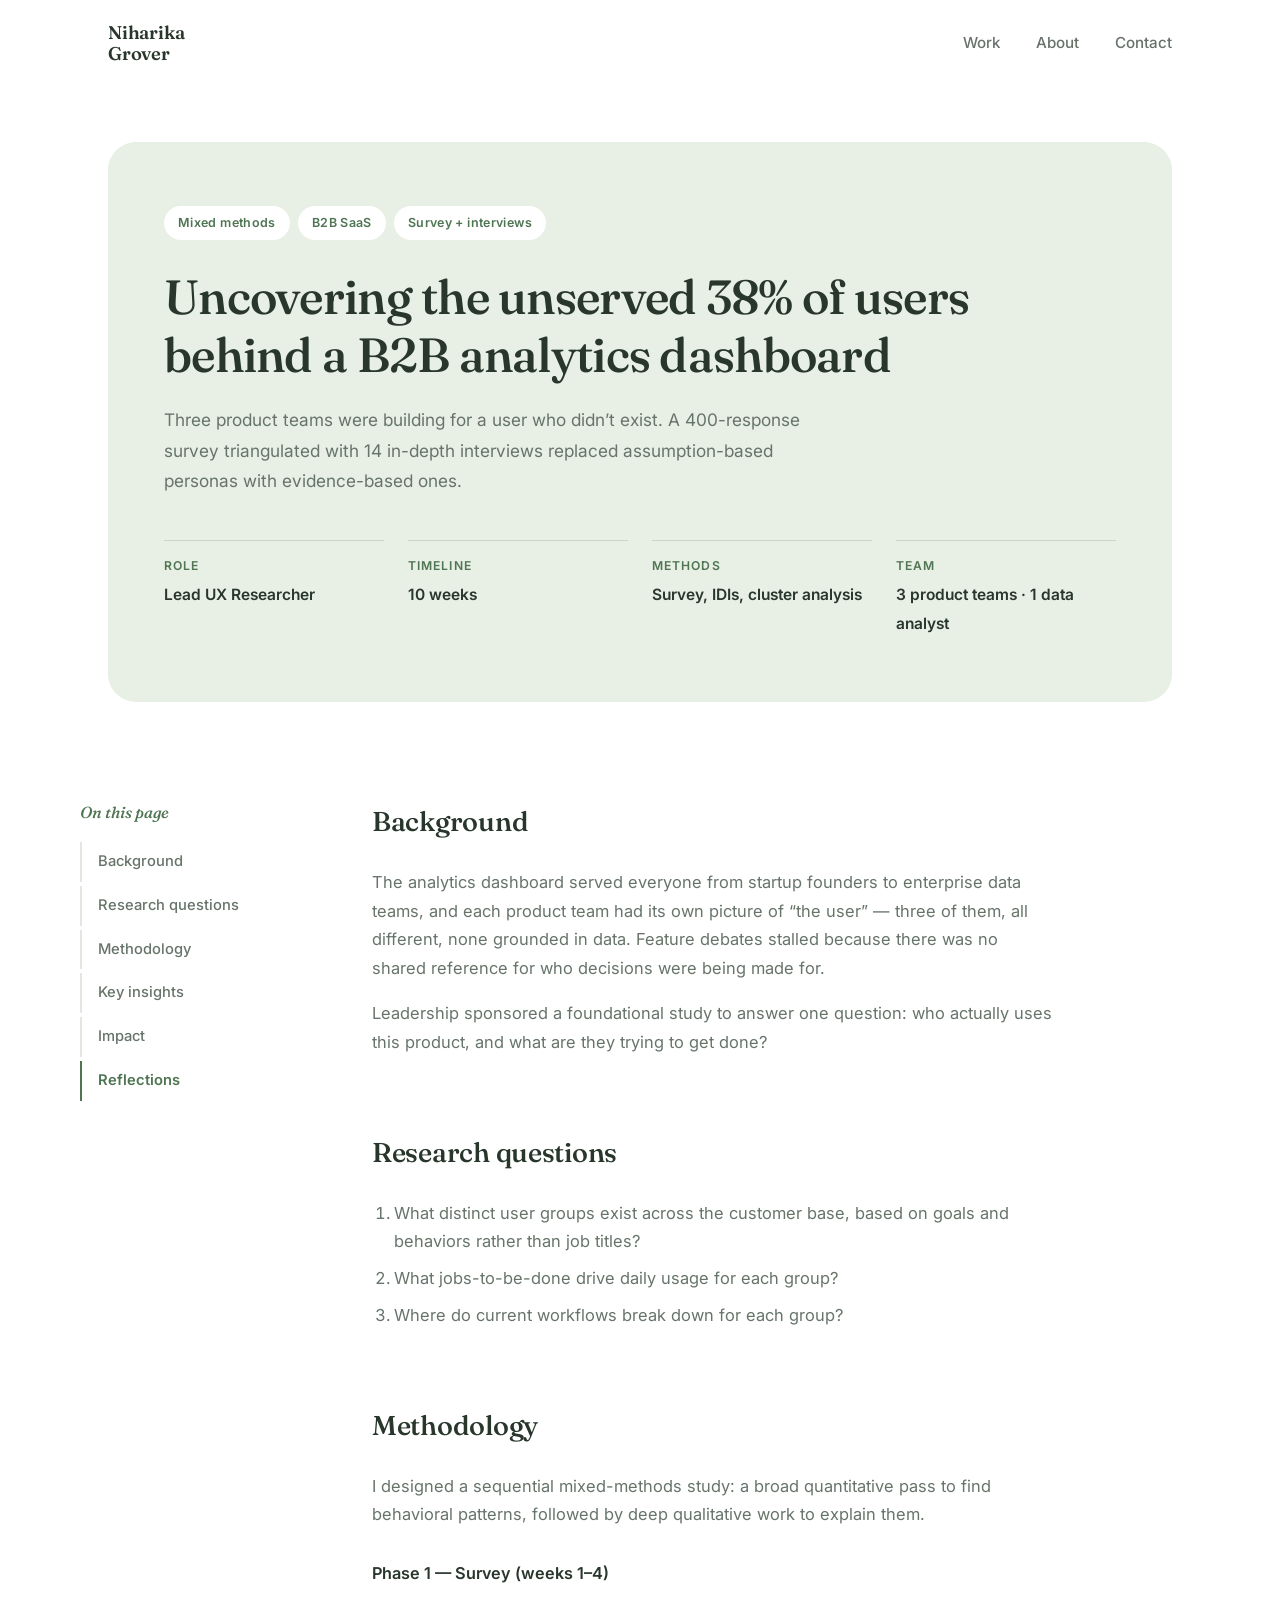
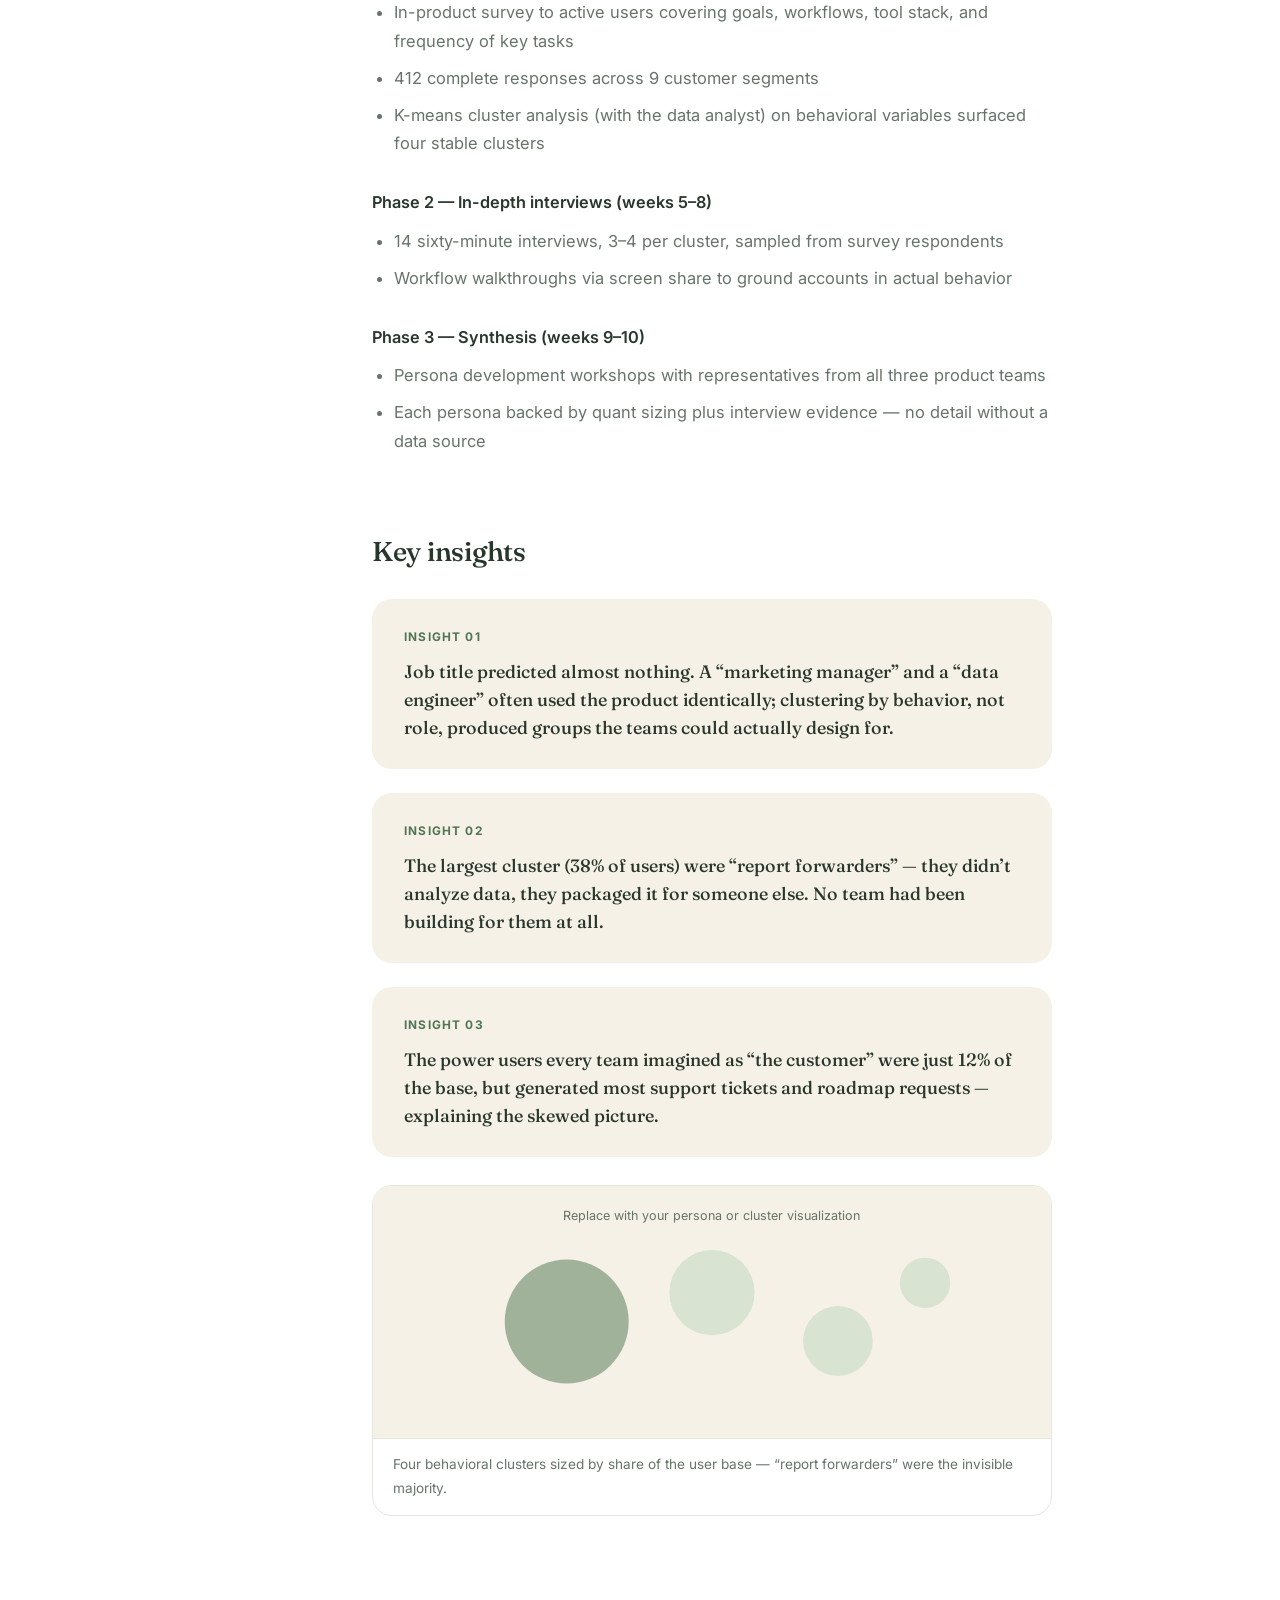
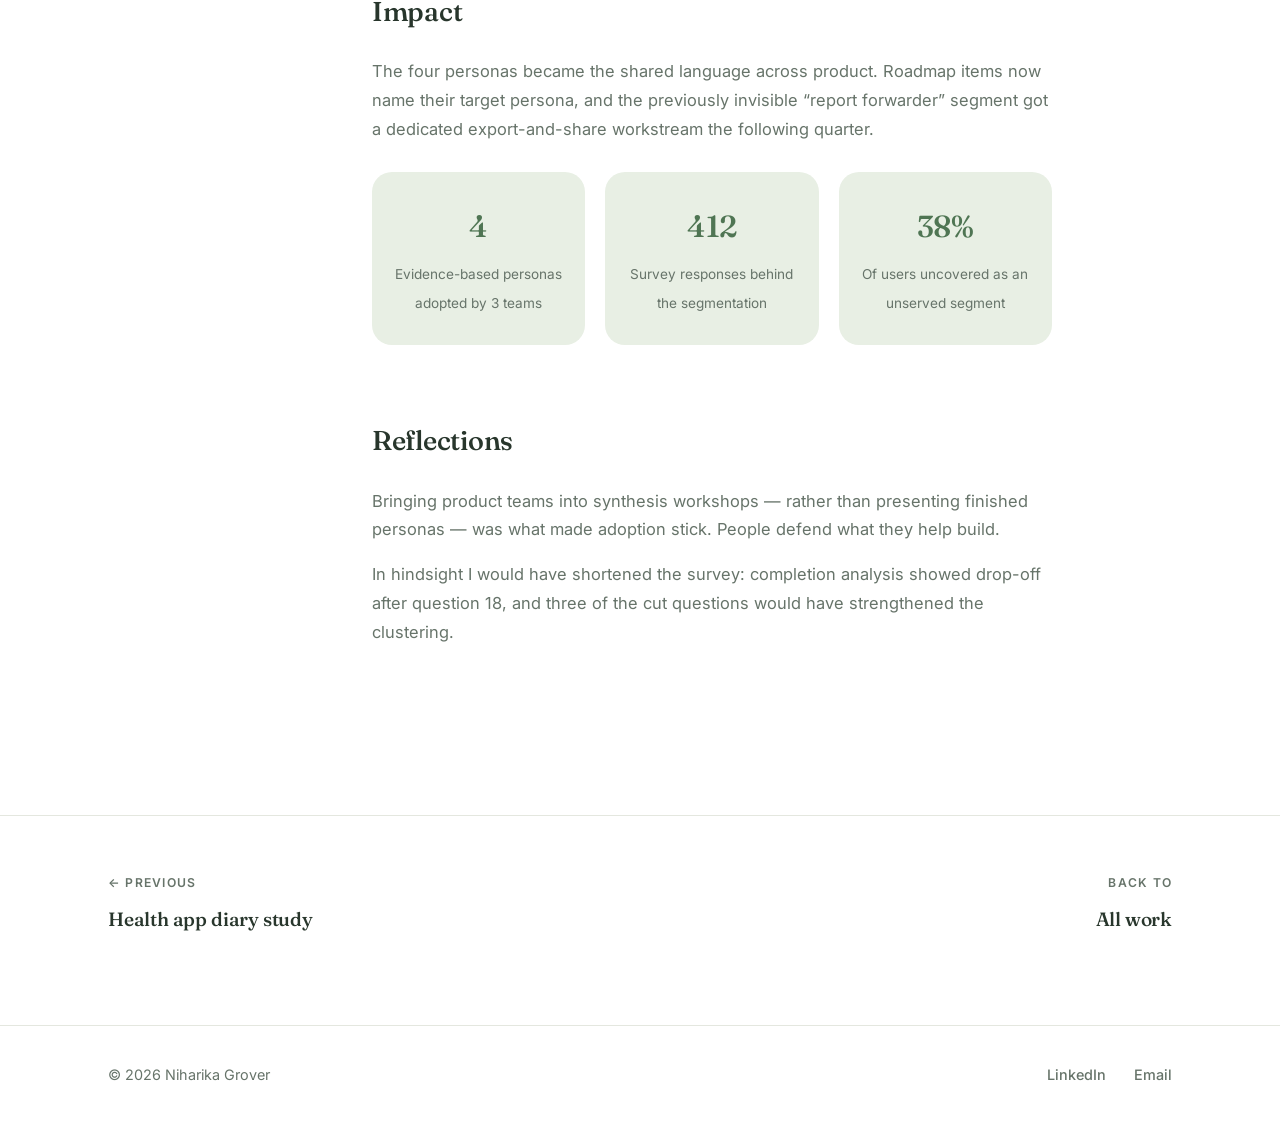
<file: case-study-foundational.html>
<!DOCTYPE html>
<html lang="en">
<head>
  <meta charset="UTF-8" />
  <meta name="viewport" content="width=device-width, initial-scale=1.0" />
  <title>B2B Foundational Research — Niharika Grover</title>
  <meta name="description" content="Case study: mixed-methods foundational research to define evidence-based personas for a B2B analytics dashboard." />
  <link rel="preconnect" href="https://fonts.googleapis.com" />
  <link rel="preconnect" href="https://fonts.gstatic.com" crossorigin />
  <link href="https://fonts.googleapis.com/css2?family=Fraunces:ital,opsz,wght@0,9..144,400..650;1,9..144,400..650&family=Inter:wght@400;500;600;700&display=swap" rel="stylesheet" />
  <link rel="stylesheet" href="styles.css" />
</head>
<body>

  <header class="nav">
    <div class="nav-inner">
      <a class="nav-logo" href="index.html">Niharika<br />Grover</a>
      <nav>
        <ul class="nav-links">
          <li><a href="index.html#work">Work</a></li>
          <li><a href="about.html">About</a></li>
          <li><a href="index.html#contact">Contact</a></li>
        </ul>
      </nav>
    </div>
  </header>

  <!-- TODO: This entire case study is placeholder content. Replace with your real project. -->
  <section class="case-hero">
    <div class="container">
      <div class="case-hero-inner">
      <div class="work-tags">
        <span class="tag">Mixed methods</span>
        <span class="tag">B2B SaaS</span>
        <span class="tag">Survey + interviews</span>
      </div>
      <h1>Uncovering the unserved 38% of users behind a B2B analytics dashboard</h1>
      <p class="case-summary">Three product teams were building for a user who didn’t exist. A 400-response survey triangulated with 14 in-depth interviews replaced assumption-based personas with evidence-based ones.</p>
      <div class="case-facts">
        <div class="fact">
          <span class="fact-label">Role</span>
          <span class="fact-value">Lead UX Researcher</span>
        </div>
        <div class="fact">
          <span class="fact-label">Timeline</span>
          <span class="fact-value">10 weeks</span>
        </div>
        <div class="fact">
          <span class="fact-label">Methods</span>
          <span class="fact-value">Survey, IDIs, cluster analysis</span>
        </div>
        <div class="fact">
          <span class="fact-label">Team</span>
          <span class="fact-value">3 product teams · 1 data analyst</span>
        </div>
      </div>
      </div>
    </div>
  </section>

  <div class="container case-body">
    <aside class="case-toc">
      <span class="toc-label">On this page</span>
      <ul>
        <li><a href="#background">Background</a></li>
        <li><a href="#questions">Research questions</a></li>
        <li><a href="#methodology">Methodology</a></li>
        <li><a href="#insights">Key insights</a></li>
        <li><a href="#impact">Impact</a></li>
        <li><a href="#reflections">Reflections</a></li>
      </ul>
    </aside>

    <div class="case-content">
      <section id="background">
        <h2>Background</h2>
        <p>The analytics dashboard served everyone from startup founders to enterprise data teams, and each product team had its own picture of “the user” — three of them, all different, none grounded in data. Feature debates stalled because there was no shared reference for who decisions were being made for.</p>
        <p>Leadership sponsored a foundational study to answer one question: who actually uses this product, and what are they trying to get done?</p>
      </section>

      <section id="questions">
        <h2>Research questions</h2>
        <ol>
          <li>What distinct user groups exist across the customer base, based on goals and behaviors rather than job titles?</li>
          <li>What jobs-to-be-done drive daily usage for each group?</li>
          <li>Where do current workflows break down for each group?</li>
        </ol>
      </section>

      <section id="methodology">
        <h2>Methodology</h2>
        <p>I designed a sequential mixed-methods study: a broad quantitative pass to find behavioral patterns, followed by deep qualitative work to explain them.</p>
        <h3>Phase 1 — Survey (weeks 1–4)</h3>
        <ul>
          <li>In-product survey to active users covering goals, workflows, tool stack, and frequency of key tasks</li>
          <li>412 complete responses across 9 customer segments</li>
          <li>K-means cluster analysis (with the data analyst) on behavioral variables surfaced four stable clusters</li>
        </ul>
        <h3>Phase 2 — In-depth interviews (weeks 5–8)</h3>
        <ul>
          <li>14 sixty-minute interviews, 3–4 per cluster, sampled from survey respondents</li>
          <li>Workflow walkthroughs via screen share to ground accounts in actual behavior</li>
        </ul>
        <h3>Phase 3 — Synthesis (weeks 9–10)</h3>
        <ul>
          <li>Persona development workshops with representatives from all three product teams</li>
          <li>Each persona backed by quant sizing plus interview evidence — no detail without a data source</li>
        </ul>
      </section>

      <section id="insights">
        <h2>Key insights</h2>

        <div class="insight">
          <span class="insight-label">Insight 01</span>
          <p>Job title predicted almost nothing. A “marketing manager” and a “data engineer” often used the product identically; clustering by behavior, not role, produced groups the teams could actually design for.</p>
        </div>

        <div class="insight">
          <span class="insight-label">Insight 02</span>
          <p>The largest cluster (38% of users) were “report forwarders” — they didn’t analyze data, they packaged it for someone else. No team had been building for them at all.</p>
        </div>

        <div class="insight">
          <span class="insight-label">Insight 03</span>
          <p>The power users every team imagined as “the customer” were just 12% of the base, but generated most support tickets and roadmap requests — explaining the skewed picture.</p>
        </div>

        <figure class="case-figure">
          <svg viewBox="0 0 700 260" xmlns="http://www.w3.org/2000/svg" role="img" aria-label="Placeholder cluster chart">
            <rect width="700" height="260" fill="#f6f1e6"/>
            <circle cx="200" cy="140" r="64" fill="#4f7553" opacity="0.5"/>
            <circle cx="350" cy="110" r="44" fill="#d8e3d2"/>
            <circle cx="480" cy="160" r="36" fill="#d8e3d2"/>
            <circle cx="570" cy="100" r="26" fill="#d8e3d2"/>
            <text x="350" y="35" text-anchor="middle" font-family="Inter, sans-serif" font-size="13" fill="#67746a">Replace with your persona or cluster visualization</text>
          </svg>
          <figcaption>Four behavioral clusters sized by share of the user base — “report forwarders” were the invisible majority.</figcaption>
        </figure>
      </section>

      <section id="impact">
        <h2>Impact</h2>
        <p>The four personas became the shared language across product. Roadmap items now name their target persona, and the previously invisible “report forwarder” segment got a dedicated export-and-share workstream the following quarter.</p>
        <div class="stat-row">
          <div class="stat">
            <span class="stat-value">4</span>
            <span class="stat-label">Evidence-based personas adopted by 3 teams</span>
          </div>
          <div class="stat">
            <span class="stat-value">412</span>
            <span class="stat-label">Survey responses behind the segmentation</span>
          </div>
          <div class="stat">
            <span class="stat-value">38%</span>
            <span class="stat-label">Of users uncovered as an unserved segment</span>
          </div>
        </div>
      </section>

      <section id="reflections">
        <h2>Reflections</h2>
        <p>Bringing product teams into synthesis workshops — rather than presenting finished personas — was what made adoption stick. People defend what they help build.</p>
        <p>In hindsight I would have shortened the survey: completion analysis showed drop-off after question 18, and three of the cut questions would have strengthened the clustering.</p>
      </section>
    </div>
  </div>

  <nav class="case-nav">
    <div class="container case-nav-inner">
      <a href="case-study-diary.html"><span>← Previous</span>Health app diary study</a>
      <a href="index.html#work" style="text-align: right;"><span>Back to</span>All work</a>
    </div>
  </nav>

  <footer class="footer">
    <div class="footer-inner">
      <span>© 2026 Niharika Grover</span>
      <div class="footer-links">
        <a href="https://www.linkedin.com/" target="_blank" rel="noopener">LinkedIn</a>
        <a href="mailto:niharikagrover97@gmail.com">Email</a>
      </div>
    </div>
  </footer>

  <script src="script.js"></script>
</body>
</html>
</file>
<file: styles.css>
/* ============================================
   Niharika Grover — UX Research & Design Portfolio
   White + light sage + light beige. Breathable
   editorial serif typography, hints of fine art.
   ============================================ */

:root {
  --bg: #ffffff;
  --sage: #e8efe4;
  --beige: #f6f1e6;
  --surface-deep: #d8e3d2;
  --ink: #28362c;
  --ink-soft: #67746a;
  --line: #e4e7df;
  --accent: #4f7553;
  --max-width: 1120px;
  --radius: 20px;
  --radius-lg: 28px;
  --font-display: "Fraunces", Georgia, serif;
  --font-sans: "Inter", -apple-system, BlinkMacSystemFont, "Segoe UI", sans-serif;
}

* {
  margin: 0;
  padding: 0;
  box-sizing: border-box;
}

html {
  scroll-behavior: smooth;
}

body {
  font-family: var(--font-sans);
  background: var(--bg);
  color: var(--ink);
  line-height: 1.75;
  font-size: 16.5px;
  -webkit-font-smoothing: antialiased;
}

::selection {
  background: var(--surface-deep);
  color: var(--ink);
}

a {
  color: inherit;
  text-decoration: none;
}

img {
  max-width: 100%;
  display: block;
}

.container {
  max-width: var(--max-width);
  margin: 0 auto;
  padding: 0 28px;
}

/* ---------- Artful touches ---------- */

.kicker {
  display: block;
  font-family: var(--font-display);
  font-style: italic;
  font-weight: 450;
  font-size: 1.05rem;
  color: var(--accent);
  margin-bottom: 14px;
}

.art-underline {
  background: url("data:image/svg+xml,%3Csvg xmlns='http://www.w3.org/2000/svg' viewBox='0 0 100 12' preserveAspectRatio='none'%3E%3Cpath d='M2 9 Q 28 3 52 7.5 T 98 5.5' stroke='%234f7553' stroke-width='2.6' fill='none' stroke-linecap='round'/%3E%3C/svg%3E") no-repeat left 96%;
  background-size: 100% 0.32em;
  padding-bottom: 0.12em;
}

em {
  font-family: var(--font-display);
  font-style: italic;
  font-weight: 450;
}

/* ---------- Navigation ---------- */

.nav {
  position: sticky;
  top: 0;
  z-index: 100;
  background: rgba(255, 255, 255, 0.9);
  backdrop-filter: blur(12px);
}

.nav-inner {
  max-width: var(--max-width);
  margin: 0 auto;
  padding: 22px 28px;
  display: flex;
  align-items: center;
  justify-content: space-between;
}

.nav-logo {
  font-family: var(--font-display);
  font-weight: 600;
  font-size: 1.15rem;
  letter-spacing: -0.01em;
  line-height: 1.15;
}

.nav-links {
  display: flex;
  gap: 36px;
  list-style: none;
  font-size: 0.95rem;
  font-weight: 500;
}

.nav-links a {
  color: var(--ink);
  opacity: 0.7;
  transition: opacity 0.2s ease;
}

.nav-links a:hover,
.nav-links a.active {
  opacity: 1;
}

/* ---------- Hero ---------- */

.hero {
  padding: 116px 0 124px;
  text-align: center;
}

.hero h1 {
  font-family: var(--font-display);
  font-weight: 530;
  font-size: clamp(2.6rem, 6.5vw, 4.5rem);
  line-height: 1.14;
  letter-spacing: -0.015em;
  max-width: 17ch;
  margin: 0 auto;
}

.hero-photo {
  display: inline-block;
  vertical-align: middle;
  width: 0.92em;
  height: 1.32em;
  margin: 0 0.14em;
  border-radius: 999px;
  overflow: hidden;
  background: var(--surface-deep);
  transform: translateY(-0.06em);
}

.hero-photo svg,
.hero-photo img {
  width: 100%;
  height: 100%;
  object-fit: cover;
}

.hero-sub {
  margin: 36px auto 0;
  max-width: 54ch;
  font-size: 1.18rem;
  font-weight: 450;
  color: var(--ink);
  opacity: 0.85;
  line-height: 1.65;
}

.hero-meta {
  margin-top: 40px;
  display: flex;
  flex-wrap: wrap;
  justify-content: center;
  gap: 12px 36px;
  font-size: 0.93rem;
  color: var(--ink-soft);
}

.hero-meta strong {
  color: var(--ink);
  font-weight: 600;
}

/* ---------- Section scaffolding ---------- */

.section {
  padding: 100px 0;
}

.section-header {
  margin-bottom: 60px;
}

.section-header h2 {
  font-family: var(--font-display);
  font-weight: 530;
  font-size: clamp(1.9rem, 3.4vw, 2.7rem);
  letter-spacing: -0.015em;
}

.section-header .section-sub {
  margin-top: 16px;
  color: var(--ink-soft);
  max-width: 58ch;
}

.surface-wrap {
  max-width: var(--max-width);
  margin: 0 auto;
  padding: 0 28px;
}

.surface {
  background: var(--sage);
  border-radius: var(--radius-lg);
}

.surface.beige {
  background: var(--beige);
}

.surface-inner {
  padding: 84px 56px;
}

/* ---------- Work / case study cards ---------- */

.work-list {
  display: flex;
  flex-direction: column;
  gap: 48px;
}

.work-card {
  background: var(--sage);
  border-radius: var(--radius-lg);
  padding: 48px;
  display: grid;
  grid-template-columns: 1fr 1.05fr;
  gap: 56px;
  align-items: center;
  transition: transform 0.35s ease;
}

.work-card:nth-child(even) {
  background: var(--beige);
}

.work-card:hover {
  transform: translateY(-4px);
}

.work-thumb {
  border-radius: var(--radius);
  aspect-ratio: 4 / 3;
  overflow: hidden;
  background: var(--bg);
}

.work-thumb svg,
.work-thumb img {
  width: 100%;
  height: 100%;
  object-fit: cover;
}

.work-tags {
  display: flex;
  flex-wrap: wrap;
  gap: 8px;
  margin-bottom: 20px;
}

.tag {
  font-size: 0.78rem;
  font-weight: 600;
  letter-spacing: 0.03em;
  padding: 6px 14px;
  border-radius: 100px;
  background: var(--bg);
  color: var(--accent);
}

.work-info h3 {
  font-family: var(--font-display);
  font-weight: 530;
  font-size: clamp(1.4rem, 2.4vw, 1.8rem);
  line-height: 1.28;
  letter-spacing: -0.01em;
  margin-bottom: 16px;
}

.work-info > p {
  color: var(--ink-soft);
  margin-bottom: 24px;
}

.work-highlights {
  display: grid;
  grid-template-columns: repeat(3, auto);
  justify-content: start;
  gap: 28px;
  margin-bottom: 28px;
  padding-top: 22px;
  border-top: 1px solid rgba(40, 54, 44, 0.12);
}

.hl .hl-value {
  display: block;
  font-family: var(--font-display);
  font-weight: 560;
  font-size: 1.35rem;
  color: var(--accent);
  letter-spacing: -0.01em;
}

.hl .hl-label {
  font-size: 0.82rem;
  color: var(--ink-soft);
}

.text-link {
  display: inline-flex;
  align-items: center;
  gap: 8px;
  font-weight: 600;
  font-size: 0.95rem;
  color: var(--ink);
  transition: gap 0.2s ease, color 0.2s ease;
}

.text-link:hover {
  gap: 12px;
  color: var(--accent);
}

/* ---------- Why me ---------- */

.why-grid {
  display: grid;
  grid-template-columns: repeat(2, 1fr);
  gap: 28px;
}

.why-card {
  border: 1.5px solid var(--line);
  border-radius: var(--radius);
  padding: 38px 34px;
}

.why-card .why-num {
  display: inline-block;
  font-family: var(--font-display);
  font-style: italic;
  font-weight: 450;
  font-size: 1.3rem;
  color: var(--accent);
  margin-bottom: 16px;
}

.why-card h3 {
  font-family: var(--font-display);
  font-weight: 560;
  font-size: 1.25rem;
  letter-spacing: -0.01em;
  margin-bottom: 10px;
}

.why-card p {
  color: var(--ink-soft);
  font-size: 0.97rem;
}

/* ---------- Methods ---------- */

.methods-grid {
  display: grid;
  grid-template-columns: repeat(3, 1fr);
  gap: 22px;
}

.method-card {
  background: var(--bg);
  border-radius: var(--radius);
  padding: 32px 28px;
}

.method-card h3 {
  font-family: var(--font-display);
  font-weight: 560;
  font-size: 1.12rem;
  margin-bottom: 10px;
}

.method-card p {
  font-size: 0.93rem;
  color: var(--ink-soft);
}

.method-card .method-num {
  font-family: var(--font-display);
  font-style: italic;
  font-size: 0.95rem;
  color: var(--accent);
  display: block;
  margin-bottom: 12px;
}

/* ---------- About (teaser + page) ---------- */

.about-grid {
  display: grid;
  grid-template-columns: 360px 1fr;
  gap: 76px;
  align-items: start;
}

.about-photo {
  border-radius: var(--radius-lg);
  aspect-ratio: 4 / 5;
  overflow: hidden;
  background: var(--sage);
}

.about-photo svg,
.about-photo img {
  width: 100%;
  height: 100%;
  object-fit: cover;
}

.about-text h1,
.about-text h2 {
  font-family: var(--font-display);
  font-weight: 530;
  font-size: clamp(1.9rem, 3.4vw, 2.7rem);
  letter-spacing: -0.015em;
  margin-bottom: 28px;
}

.about-text p {
  color: var(--ink-soft);
  margin-bottom: 18px;
}

.about-text .lede {
  font-size: 1.18rem;
  color: var(--ink);
  font-weight: 450;
  line-height: 1.65;
}

.about-actions {
  display: flex;
  flex-wrap: wrap;
  gap: 16px;
  margin-top: 34px;
}

.about-facts {
  margin-top: 44px;
  display: grid;
  grid-template-columns: 1fr 1fr;
  gap: 22px 36px;
}

.fact {
  border-top: 1.5px solid var(--line);
  padding-top: 14px;
}

.fact .fact-label {
  font-size: 0.76rem;
  font-weight: 600;
  text-transform: uppercase;
  letter-spacing: 0.09em;
  color: var(--accent);
  display: block;
  margin-bottom: 4px;
}

.fact .fact-value {
  font-weight: 600;
  font-size: 0.97rem;
}

/* ---------- Buttons ---------- */

.btn {
  display: inline-flex;
  align-items: center;
  gap: 10px;
  background: var(--ink);
  color: #ffffff;
  padding: 16px 34px;
  border-radius: 100px;
  font-weight: 600;
  font-size: 0.96rem;
  transition: background 0.2s ease, transform 0.2s ease;
}

.btn:hover {
  background: var(--accent);
  transform: translateY(-2px);
}

.btn-outline {
  background: transparent;
  color: var(--ink);
  border: 1.5px solid var(--ink);
}

.btn-outline:hover {
  background: var(--sage);
  color: var(--ink);
}

/* ---------- Contact / footer ---------- */

.contact {
  padding: 60px 0 130px;
}

.contact h2 {
  font-family: var(--font-display);
  font-weight: 530;
  font-size: clamp(2.1rem, 5vw, 3.5rem);
  letter-spacing: -0.02em;
  max-width: 20ch;
  margin: 0 auto 24px;
}

.contact p {
  color: var(--ink-soft);
  max-width: 48ch;
  margin: 0 auto 44px;
}

.footer {
  border-top: 1.5px solid var(--line);
  padding: 36px 0;
}

.footer-inner {
  max-width: var(--max-width);
  margin: 0 auto;
  padding: 0 28px;
  display: flex;
  flex-wrap: wrap;
  gap: 16px;
  align-items: center;
  justify-content: space-between;
  font-size: 0.9rem;
  color: var(--ink-soft);
}

.footer-links {
  display: flex;
  gap: 28px;
  font-weight: 500;
}

.footer-links a:hover {
  color: var(--accent);
}

/* ---------- Case study pages ---------- */

.case-hero {
  padding: 56px 0 72px;
}

.case-hero-inner {
  background: var(--sage);
  border-radius: var(--radius-lg);
  padding: 64px 56px;
}

.case-hero .work-tags {
  margin-bottom: 28px;
}

.case-hero h1 {
  font-family: var(--font-display);
  font-weight: 530;
  font-size: clamp(1.9rem, 4.2vw, 3rem);
  line-height: 1.2;
  letter-spacing: -0.015em;
  max-width: 26ch;
}

.case-hero .case-summary {
  margin-top: 22px;
  font-size: 1.08rem;
  color: var(--ink-soft);
  max-width: 62ch;
}

.case-facts {
  margin-top: 44px;
  display: grid;
  grid-template-columns: repeat(4, 1fr);
  gap: 24px;
}

.case-hero .fact {
  border-top-color: rgba(40, 54, 44, 0.15);
}

.case-body {
  padding: 24px 0 96px;
  display: grid;
  grid-template-columns: 220px 1fr;
  gap: 72px;
  align-items: start;
}

.case-toc {
  position: sticky;
  top: 110px;
  font-size: 0.92rem;
  font-weight: 500;
}

.case-toc .toc-label {
  display: block;
  font-family: var(--font-display);
  font-style: italic;
  font-size: 1rem;
  color: var(--accent);
  margin-bottom: 16px;
}

.case-toc ul {
  list-style: none;
  display: flex;
  flex-direction: column;
  gap: 4px;
}

.case-toc a {
  display: block;
  padding: 7px 0 7px 16px;
  border-left: 2px solid var(--line);
  color: var(--ink-soft);
  transition: color 0.2s ease, border-color 0.2s ease;
}

.case-toc a:hover {
  color: var(--ink);
}

.case-toc a.active {
  color: var(--accent);
  border-left-color: var(--accent);
  font-weight: 600;
}

.case-content {
  max-width: 680px;
}

.case-content section {
  margin-bottom: 72px;
  scroll-margin-top: 110px;
}

.case-content h2 {
  font-family: var(--font-display);
  font-weight: 530;
  font-size: 1.7rem;
  letter-spacing: -0.01em;
  margin-bottom: 22px;
}

.case-content h3 {
  font-size: 1.02rem;
  font-weight: 600;
  margin: 30px 0 10px;
}

.case-content p,
.case-content li {
  color: var(--ink-soft);
  margin-bottom: 16px;
}

.case-content ul,
.case-content ol {
  padding-left: 22px;
}

.case-content li {
  margin-bottom: 8px;
}

.insight {
  background: var(--beige);
  border-radius: var(--radius);
  padding: 28px 32px;
  margin: 24px 0;
}

.insight p {
  font-family: var(--font-display);
  font-weight: 480;
  color: var(--ink);
  margin: 0;
  font-size: 1.12rem;
  line-height: 1.55;
}

.insight .insight-label {
  display: block;
  font-family: var(--font-sans);
  font-size: 0.74rem;
  text-transform: uppercase;
  letter-spacing: 0.1em;
  color: var(--accent);
  font-weight: 700;
  margin-bottom: 10px;
}

.stat-row {
  display: grid;
  grid-template-columns: repeat(3, 1fr);
  gap: 20px;
  margin: 28px 0;
}

.stat {
  background: var(--sage);
  border-radius: var(--radius);
  padding: 28px 20px;
  text-align: center;
}

.stat .stat-value {
  font-family: var(--font-display);
  font-weight: 530;
  font-size: 1.9rem;
  letter-spacing: -0.01em;
  color: var(--accent);
  display: block;
  margin-bottom: 6px;
}

.stat .stat-label {
  font-size: 0.85rem;
  color: var(--ink-soft);
}

.case-figure {
  border-radius: var(--radius);
  overflow: hidden;
  border: 1.5px solid var(--line);
  margin: 28px 0;
  background: var(--bg);
}

.case-figure svg {
  width: 100%;
  display: block;
}

.case-figure figcaption {
  font-size: 0.85rem;
  color: var(--ink-soft);
  padding: 14px 20px;
  border-top: 1.5px solid var(--line);
}

.case-nav {
  border-top: 1.5px solid var(--line);
  padding: 56px 0 88px;
}

.case-nav-inner {
  display: flex;
  justify-content: space-between;
  gap: 24px;
}

.case-nav a {
  font-family: var(--font-display);
  font-weight: 530;
  font-size: 1.2rem;
  letter-spacing: -0.01em;
  color: var(--ink);
  transition: color 0.2s ease;
}

.case-nav a:hover {
  color: var(--accent);
}

.case-nav span {
  display: block;
  font-family: var(--font-sans);
  font-size: 0.76rem;
  font-weight: 600;
  text-transform: uppercase;
  letter-spacing: 0.1em;
  color: var(--ink-soft);
  margin-bottom: 10px;
}

/* ---------- Reveal animation ---------- */

.reveal {
  opacity: 0;
  transform: translateY(18px);
  transition: opacity 0.6s ease, transform 0.6s ease;
}

.reveal.visible {
  opacity: 1;
  transform: none;
}

/* ---------- Responsive ---------- */

@media (max-width: 920px) {
  .work-card {
    grid-template-columns: 1fr;
    gap: 32px;
    padding: 28px;
  }

  .about-grid {
    grid-template-columns: 1fr;
    gap: 36px;
  }

  .methods-grid,
  .stat-row,
  .why-grid {
    grid-template-columns: 1fr;
  }

  .case-facts {
    grid-template-columns: 1fr 1fr;
  }

  .case-hero-inner {
    padding: 40px 28px;
  }

  .surface-inner {
    padding: 48px 28px;
  }

  .case-body {
    grid-template-columns: 1fr;
    gap: 40px;
  }

  .case-toc {
    position: static;
  }

  .case-toc ul {
    flex-direction: row;
    flex-wrap: wrap;
    gap: 8px 18px;
  }

  .case-toc a {
    border-left: none;
    padding: 4px 0;
  }

  .hero {
    padding: 72px 0 84px;
  }

  .work-highlights {
    gap: 20px;
  }

  .nav-links {
    gap: 20px;
    font-size: 0.88rem;
  }
}
</file>
